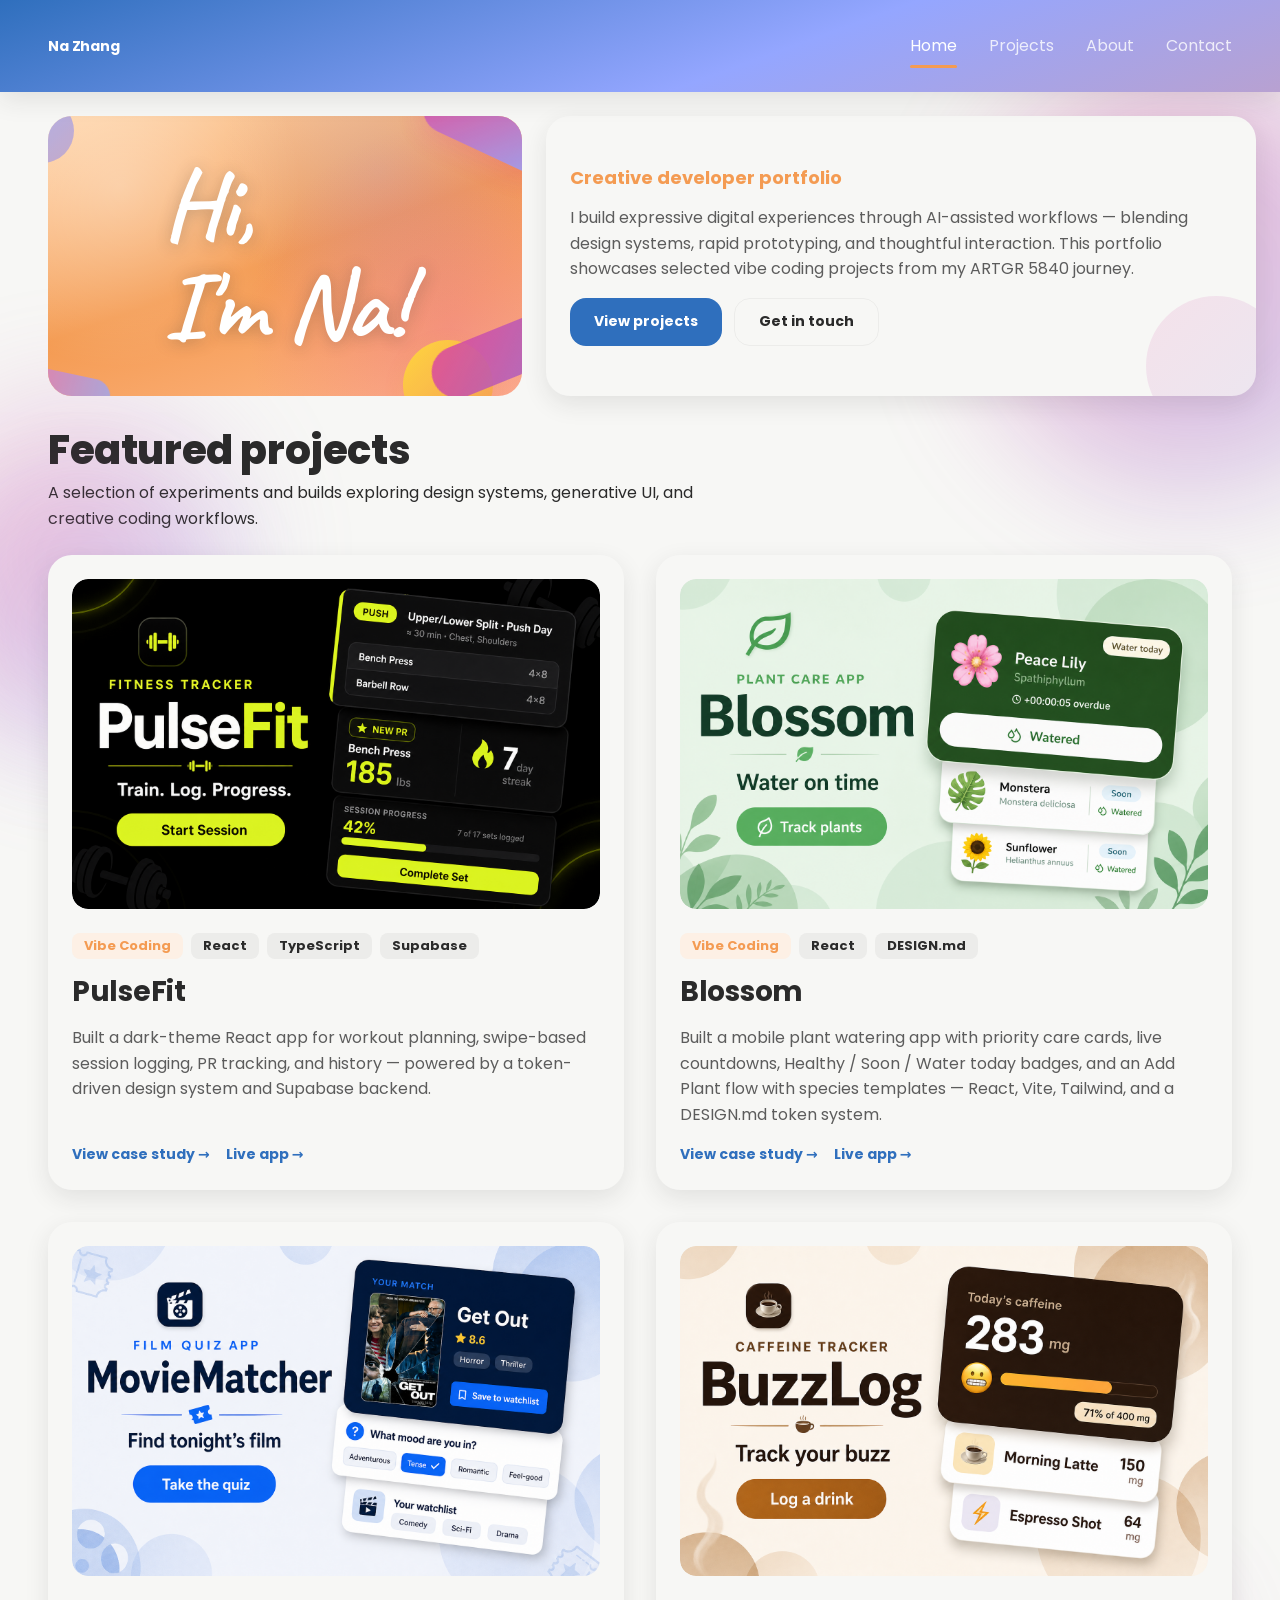
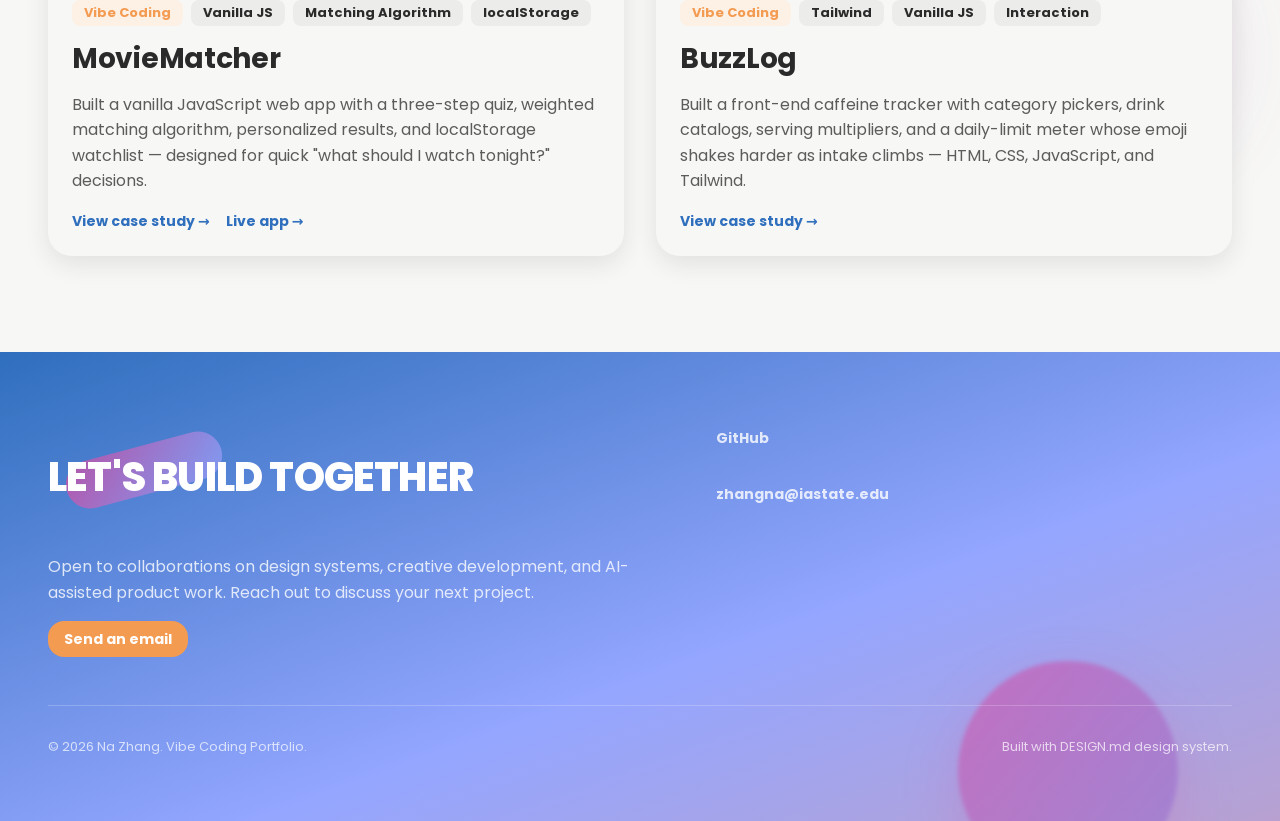
<file: index.html>
<!DOCTYPE html>
<html lang="en">
<head>
  <meta charset="UTF-8">
  <meta name="viewport" content="width=device-width, initial-scale=1.0">
  <meta name="description" content="Portfolio showcasing vibe coding projects — creative development with AI-assisted workflows.">
  <title>Vibe Coding Portfolio</title>
  <link rel="preconnect" href="https://fonts.googleapis.com">
  <link rel="preconnect" href="https://fonts.gstatic.com" crossorigin>
  <link href="https://fonts.googleapis.com/css2?family=Caveat:wght@700&display=swap" rel="stylesheet">
  <link rel="stylesheet" href="tokens.css">
  <link rel="stylesheet" href="styles.css">
</head>
<body>
  <div class="page-blobs" aria-hidden="true">
    <span class="page-blob page-blob--1"></span>
    <span class="page-blob page-blob--2"></span>
  </div>

  <header class="nav" role="banner">
    <div class="container nav__inner">
      <a href="#" class="nav__brand" aria-label="Home">Na Zhang</a>

      <button
        class="nav__toggle"
        type="button"
        aria-label="Open menu"
        aria-expanded="false"
        aria-controls="nav-menu"
        id="nav-toggle"
      >
        <span class="nav__toggle-icon" aria-hidden="true"></span>
      </button>

      <nav aria-label="Main navigation">
        <ul class="nav__menu" id="nav-menu">
          <li><a href="#" class="nav__link nav__link--active" aria-current="page">Home</a></li>
          <li><a href="#projects" class="nav__link">Projects</a></li>
          <li><a href="#about" class="nav__link">About</a></li>
          <li><a href="#contact" class="nav__link">Contact</a></li>
        </ul>
      </nav>
    </div>
    <div class="nav__overlay" id="nav-overlay" hidden></div>
  </header>

  <main id="main" class="main">
    <section class="hero" aria-labelledby="hero-heading">
      <div class="container">
        <div class="hero__split">
          <div class="hero__field">
            <div class="hero__shapes" aria-hidden="true">
              <span class="hero__shape hero__shape--1"></span>
              <span class="hero__shape hero__shape--2"></span>
              <span class="hero__shape hero__shape--3"></span>
              <span class="hero__shape hero__shape--4"></span>
              <span class="hero__shape hero__shape--5"></span>
            </div>
            <h1 class="hero__display" id="hero-heading">Hi,<br>I'm Na!</h1>
          </div>

          <div class="hero__panel">
            <p class="hero__subhead type-subhead">Creative developer portfolio</p>
            <p class="hero__body type-body">
              I build expressive digital experiences through AI-assisted workflows — blending design systems,
              rapid prototyping, and thoughtful interaction. This portfolio showcases selected vibe coding projects
              from my ARTGR 5840 journey.
            </p>
            <div class="hero__actions">
              <a href="#projects" class="btn btn--primary btn--lg">View projects</a>
              <a href="#contact" class="btn btn--secondary btn--lg">Get in touch</a>
            </div>
          </div>
        </div>
      </div>
    </section>

    <section class="projects" id="projects" aria-labelledby="projects-heading">
      <div class="projects__blobs" aria-hidden="true">
        <span class="projects__blob projects__blob--1"></span>
        <span class="projects__blob projects__blob--2"></span>
      </div>
      <div class="container">
        <header class="projects__header">
          <h2 class="type-h1" id="projects-heading">Featured projects</h2>
          <p class="type-body">
            A selection of experiments and builds exploring design systems, generative UI, and creative coding workflows.
          </p>
        </header>

        <div class="projects__grid">
          <article class="project-card project-card--linked">
            <a href="PulseFit/index.html" class="project-card__cover-link" aria-labelledby="project-card-pulsefit"></a>
            <div class="project-card__media">
              <img
                class="project-card__image"
                src="PulseFit/assets/cover_pulsefit.png"
                alt="PulseFit fitness planner home screen showing today's workout and weekly training overview"
                width="640"
                height="400"
                loading="lazy"
              />
            </div>
            <div class="project-card__body">
              <div class="project-card__meta">
                <span class="badge badge--accent">Vibe Coding</span>
                <span class="badge">React</span>
                <span class="badge">TypeScript</span>
                <span class="badge">Supabase</span>
              </div>
              <h3 class="project-card__title type-h2" id="project-card-pulsefit">PulseFit</h3>
              <p class="project-card__desc type-body">
                Built a dark-theme React app for workout planning, swipe-based session logging, PR tracking, and history — powered by a token-driven design system and Supabase backend.
              </p>
              <div class="project-card__links">
                <a href="PulseFit/index.html" class="project-card__link">View case study →</a>
                <a href="https://pulsefit-planner.netlify.app/" class="project-card__link" target="_blank" rel="noopener noreferrer">Live app →</a>
              </div>
            </div>
          </article>

          <article class="project-card project-card--linked">
            <a href="Blossom/index.html" class="project-card__cover-link" aria-labelledby="project-card-blossom"></a>
            <div class="project-card__media">
              <img
                class="project-card__image"
                src="Blossom/assets/cover_blossom.png"
                alt="Blossom home screen with Needs watering today priority card and My plants grid"
                width="640"
                height="400"
                loading="lazy"
              />
            </div>
            <div class="project-card__body">
              <div class="project-card__meta">
                <span class="badge badge--accent">Vibe Coding</span>
                <span class="badge">React</span>
                <span class="badge">DESIGN.md</span>
              </div>
              <h3 class="project-card__title type-h2" id="project-card-blossom">Blossom</h3>
              <p class="project-card__desc type-body">
                Built a mobile plant watering app with priority care cards, live countdowns, Healthy / Soon / Water today badges, and an Add Plant flow with species templates — React, Vite, Tailwind, and a DESIGN.md token system.
              </p>
              <div class="project-card__links">
                <a href="Blossom/index.html" class="project-card__link">View case study →</a>
                <a href="https://initialize-plant-watering-dashboard.vercel.app/" class="project-card__link" target="_blank" rel="noopener noreferrer">Live app →</a>
              </div>
            </div>
          </article>

          <article class="project-card project-card--linked">
            <a href="MovieMatcher/index.html" class="project-card__cover-link" aria-labelledby="project-card-moviematcher"></a>
            <div class="project-card__media">
              <img
                class="project-card__image"
                src="MovieMatcher/assets/cover_moviematcher.png"
                alt="MovieMatcher home screen with hero, genre tags, and featured movie grid"
                width="640"
                height="400"
                loading="lazy"
              />
            </div>
            <div class="project-card__body">
              <div class="project-card__meta">
                <span class="badge badge--accent">Vibe Coding</span>
                <span class="badge">Vanilla JS</span>
                <span class="badge">Matching Algorithm</span>
                <span class="badge">localStorage</span>
              </div>
              <h3 class="project-card__title type-h2" id="project-card-moviematcher">MovieMatcher</h3>
              <p class="project-card__desc type-body">
                Built a vanilla JavaScript web app with a three-step quiz, weighted matching algorithm, personalized results, and localStorage watchlist — designed for quick "what should I watch tonight?" decisions.
              </p>
              <div class="project-card__links">
                <a href="MovieMatcher/index.html" class="project-card__link">View case study →</a>
                <a href="https://moviefilmmatcher.netlify.app/" class="project-card__link" target="_blank" rel="noopener noreferrer">Live app →</a>
              </div>
            </div>
          </article>

          <article class="project-card project-card--linked">
            <a href="BuzzLog/index.html" class="project-card__cover-link" aria-labelledby="project-card-buzzlog"></a>
            <div class="project-card__media">
              <img
                class="project-card__image"
                src="BuzzLog/assets/cover_buzzlog.png"
                alt="BuzzLog hero with How wired are you branding and dual phone mockups of jittery vs maxed-out caffeine states"
                width="640"
                height="400"
                loading="lazy"
              />
            </div>
            <div class="project-card__body">
              <div class="project-card__meta">
                <span class="badge badge--accent">Vibe Coding</span>
                <span class="badge">Tailwind</span>
                <span class="badge">Vanilla JS</span>
                <span class="badge">Interaction</span>
              </div>
              <h3 class="project-card__title type-h2" id="project-card-buzzlog">BuzzLog</h3>
              <p class="project-card__desc type-body">
                Built a front-end caffeine tracker with category pickers, drink catalogs, serving multipliers, and a daily-limit meter whose emoji shakes harder as intake climbs — HTML, CSS, JavaScript, and Tailwind.
              </p>
              <div class="project-card__links">
                <a href="BuzzLog/index.html" class="project-card__link">View case study →</a>
              </div>
            </div>
          </article>
        </div>
      </div>
    </section>
  </main>

  <footer class="footer" id="contact" role="contentinfo">
    <div class="footer__blobs" aria-hidden="true">
      <span class="footer__blob footer__blob--1"></span>
      <span class="footer__blob footer__blob--2"></span>
    </div>
    <div class="container footer__inner">
      <div class="footer__brand" id="about">
        <p class="type-display">Let's build together</p>
        <p class="type-body">
          Open to collaborations on design systems, creative development, and AI-assisted product work.
          Reach out to discuss your next project.
        </p>
        <a href="mailto:zhangna@iastate.edu" class="btn btn--primary">Send an email</a>
      </div>

      <div class="footer__links">
        <a href="https://github.com/zhangna0826" class="footer__link" target="_blank" rel="noopener noreferrer">GitHub</a>
        <a href="mailto:zhangna@iastate.edu" class="footer__link">zhangna@iastate.edu</a>
      </div>

      <div class="footer__bottom">
        <p class="type-caption">© 2026 Na Zhang. Vibe Coding Portfolio.</p>
        <p class="type-caption">Built with DESIGN.md design system.</p>
      </div>
    </div>
  </footer>

  <script>
    const toggle = document.getElementById("nav-toggle");
    const menu = document.getElementById("nav-menu");
    const overlay = document.getElementById("nav-overlay");

    function closeMenu() {
      menu.classList.remove("is-open");
      overlay.classList.remove("is-open");
      overlay.hidden = true;
      toggle.setAttribute("aria-expanded", "false");
      toggle.setAttribute("aria-label", "Open menu");
    }

    function openMenu() {
      menu.classList.add("is-open");
      overlay.classList.add("is-open");
      overlay.hidden = false;
      toggle.setAttribute("aria-expanded", "true");
      toggle.setAttribute("aria-label", "Close menu");
    }

    toggle.addEventListener("click", () => {
      const isOpen = menu.classList.contains("is-open");
      isOpen ? closeMenu() : openMenu();
    });

    overlay.addEventListener("click", closeMenu);

    menu.querySelectorAll(".nav__link").forEach((link) => {
      link.addEventListener("click", closeMenu);
    });

    document.addEventListener("keydown", (event) => {
      if (event.key === "Escape") closeMenu();
    });
  </script>
</body>
</html>
</file>
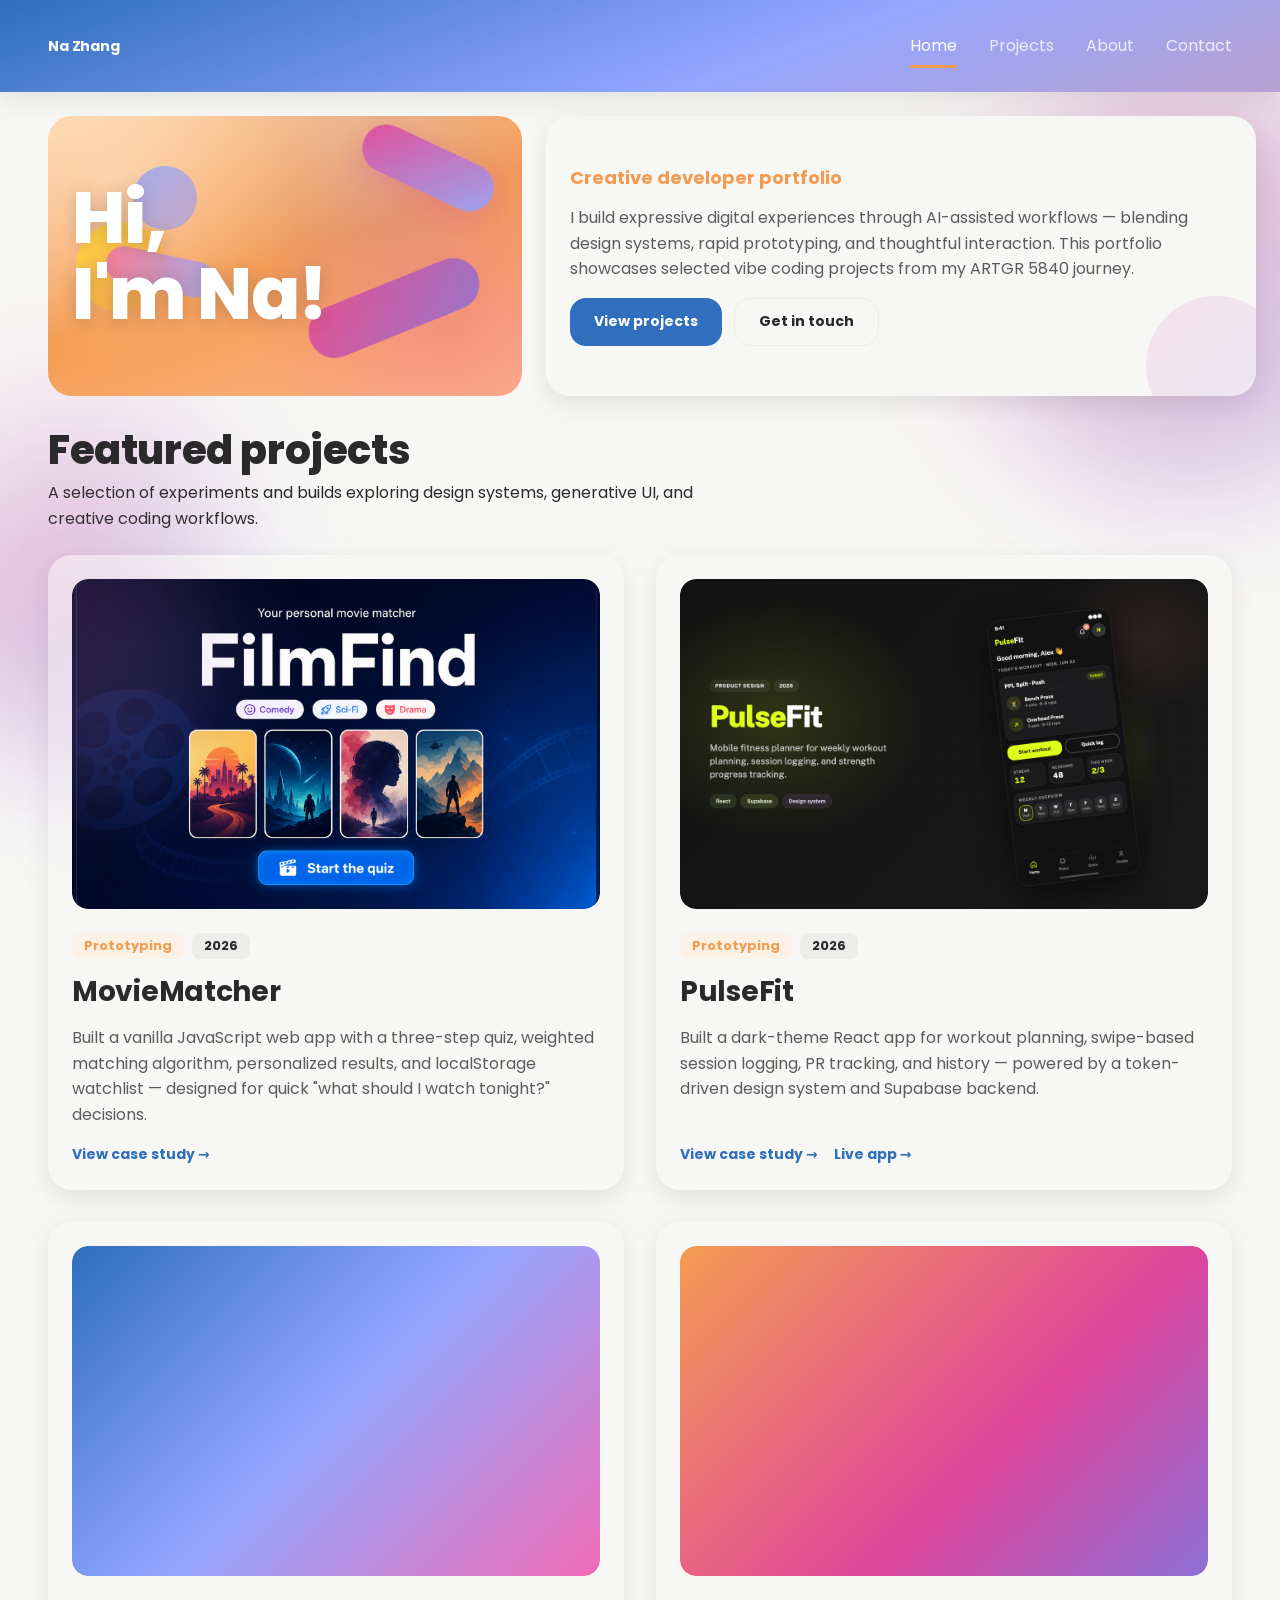
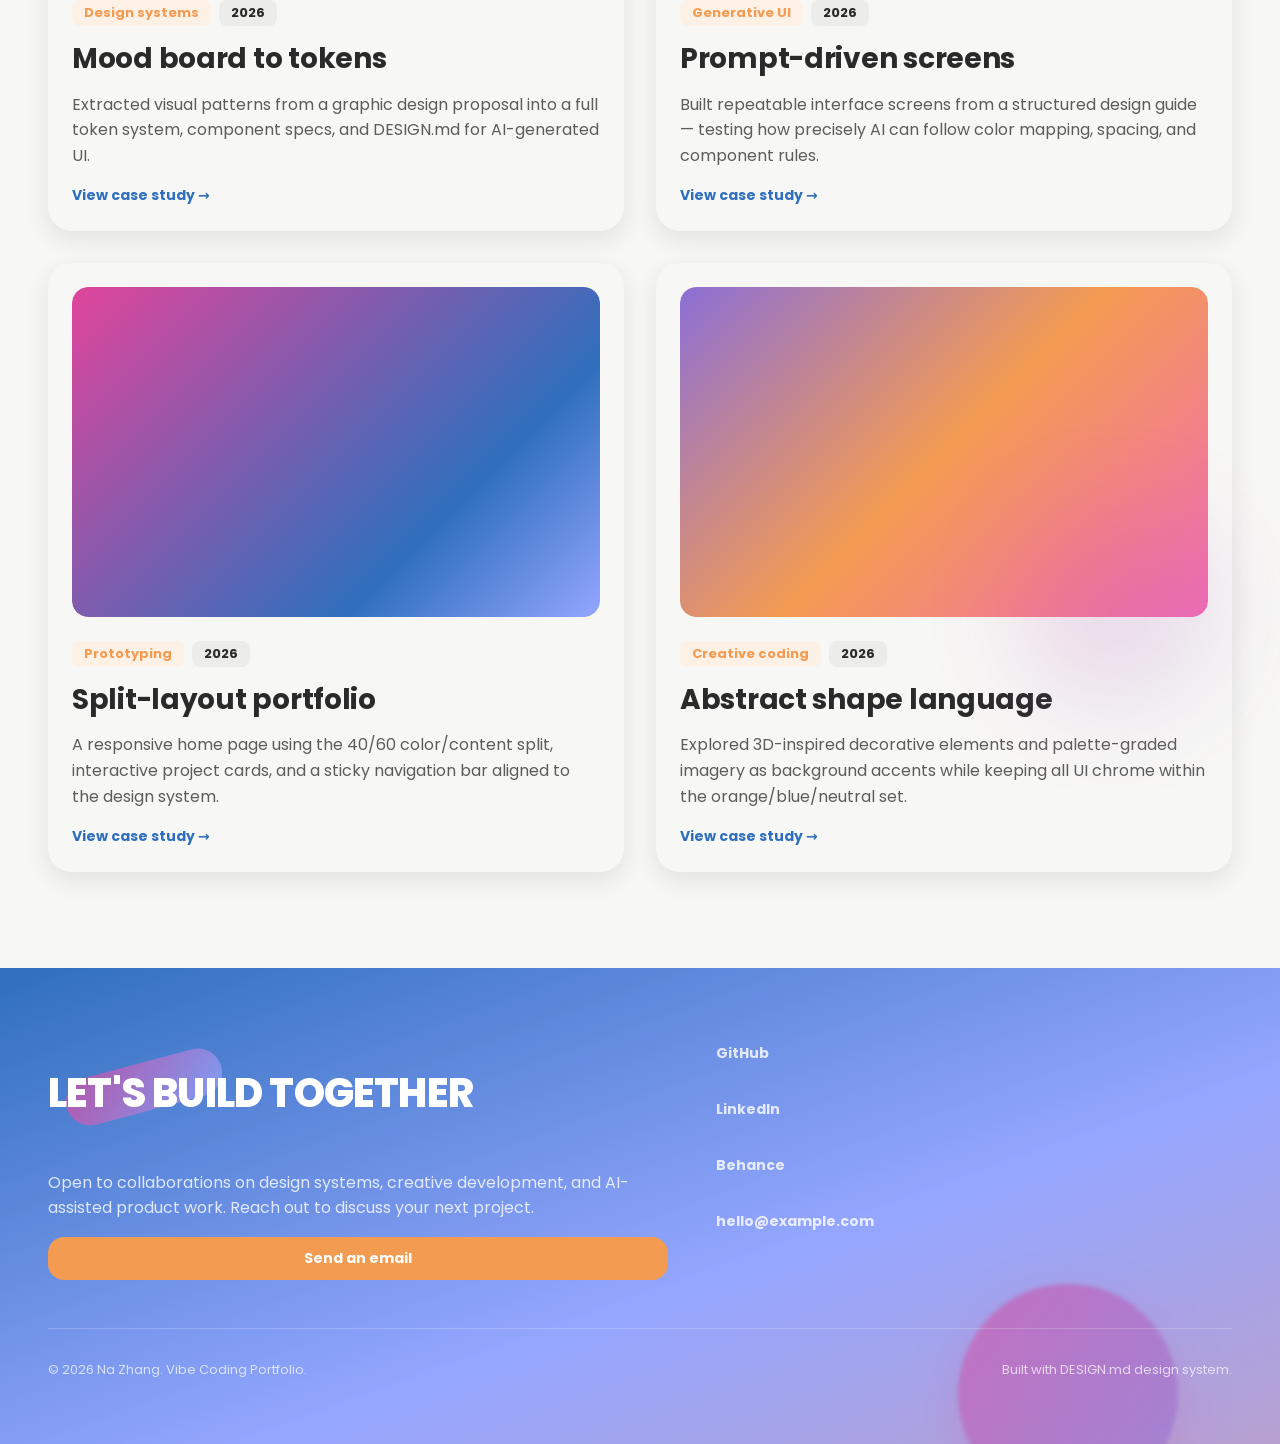
<file: Project 7/index.html>
<!DOCTYPE html>
<html lang="en">
<head>
  <meta charset="UTF-8">
  <meta name="viewport" content="width=device-width, initial-scale=1.0">
  <meta name="description" content="Portfolio showcasing vibe coding projects — creative development with AI-assisted workflows.">
  <title>Vibe Coding Portfolio</title>
  <link rel="stylesheet" href="tokens.css">
  <link rel="stylesheet" href="styles.css">
</head>
<body>
  <div class="page-blobs" aria-hidden="true">
    <span class="page-blob page-blob--1"></span>
    <span class="page-blob page-blob--2"></span>
  </div>

  <header class="nav" role="banner">
    <div class="container nav__inner">
      <a href="#" class="nav__brand" aria-label="Home">Na Zhang</a>

      <button
        class="nav__toggle"
        type="button"
        aria-label="Open menu"
        aria-expanded="false"
        aria-controls="nav-menu"
        id="nav-toggle"
      >
        <span class="nav__toggle-icon" aria-hidden="true"></span>
      </button>

      <nav aria-label="Main navigation">
        <ul class="nav__menu" id="nav-menu">
          <li><a href="#" class="nav__link nav__link--active" aria-current="page">Home</a></li>
          <li><a href="#projects" class="nav__link">Projects</a></li>
          <li><a href="#about" class="nav__link">About</a></li>
          <li><a href="#contact" class="nav__link">Contact</a></li>
        </ul>
      </nav>
    </div>
    <div class="nav__overlay" id="nav-overlay" hidden></div>
  </header>

  <main id="main" class="main">
    <section class="hero" aria-labelledby="hero-heading">
      <div class="container">
        <div class="hero__split">
          <div class="hero__field">
            <div class="hero__shapes" aria-hidden="true">
              <span class="hero__shape hero__shape--1"></span>
              <span class="hero__shape hero__shape--2"></span>
              <span class="hero__shape hero__shape--3"></span>
              <span class="hero__shape hero__shape--4"></span>
              <span class="hero__shape hero__shape--5"></span>
            </div>
            <h1 class="hero__display" id="hero-heading">Hi,<br>I'm Na!</h1>
          </div>

          <div class="hero__panel">
            <p class="hero__subhead type-subhead">Creative developer portfolio</p>
            <p class="hero__body type-body">
              I build expressive digital experiences through AI-assisted workflows — blending design systems,
              rapid prototyping, and thoughtful interaction. This portfolio showcases selected vibe coding projects
              from my ARTGR 5840 journey.
            </p>
            <div class="hero__actions">
              <a href="#projects" class="btn btn--primary btn--lg">View projects</a>
              <a href="#contact" class="btn btn--secondary btn--lg">Get in touch</a>
            </div>
          </div>
        </div>
      </div>
    </section>

    <section class="projects" id="projects" aria-labelledby="projects-heading">
      <div class="projects__blobs" aria-hidden="true">
        <span class="projects__blob projects__blob--1"></span>
        <span class="projects__blob projects__blob--2"></span>
      </div>
      <div class="container">
        <header class="projects__header">
          <h2 class="type-h1" id="projects-heading">Featured projects</h2>
          <p class="type-body">
            A selection of experiments and builds exploring design systems, generative UI, and creative coding workflows.
          </p>
        </header>

        <div class="projects__grid">
          <article class="project-card">
            <div class="project-card__media">
              <img
                class="project-card__image"
                src="MovieMatcher/assets/cover_moviematcher.png"
                alt="MovieMatcher home screen with hero, genre tags, and featured movie grid"
                width="640"
                height="400"
                loading="lazy"
              />
            </div>
            <div class="project-card__body">
              <div class="project-card__meta">
                <span class="badge badge--accent">Prototyping</span>
                <span class="badge">2026</span>
              </div>
              <h3 class="project-card__title type-h2">MovieMatcher</h3>
              <p class="project-card__desc type-body">
                Built a vanilla JavaScript web app with a three-step quiz, weighted matching algorithm, personalized results, and localStorage watchlist — designed for quick "what should I watch tonight?" decisions.
              </p>
              <div class="project-card__links">
                <a href="MovieMatcher/index.html" class="project-card__link">View case study →</a>
              </div>
            </div>
          </article>

          <article class="project-card">
            <div class="project-card__media">
              <img
                class="project-card__image"
                src="PulseFit/assets/cover_pulsefit.png"
                alt="PulseFit fitness planner home screen showing today's workout and weekly training overview"
                width="640"
                height="400"
                loading="lazy"
              />
            </div>
            <div class="project-card__body">
              <div class="project-card__meta">
                <span class="badge badge--accent">Prototyping</span>
                <span class="badge">2026</span>
              </div>
              <h3 class="project-card__title type-h2">PulseFit</h3>
              <p class="project-card__desc type-body">
                Built a dark-theme React app for workout planning, swipe-based session logging, PR tracking, and history — powered by a token-driven design system and Supabase backend.
              </p>
              <div class="project-card__links">
                <a href="PulseFit/index.html" class="project-card__link">View case study →</a>
                <a href="https://pulsefit-planner.netlify.app/" class="project-card__link" target="_blank" rel="noopener noreferrer">Live app →</a>
              </div>
            </div>
          </article>

          <article class="project-card">
            <div class="project-card__media">
              <div class="project-card__image project-card__image--gradient-1" role="img" aria-label="Design system mood board project preview"></div>
            </div>
            <div class="project-card__body">
              <div class="project-card__meta">
                <span class="badge badge--accent">Design systems</span>
                <span class="badge">2026</span>
              </div>
              <h3 class="project-card__title type-h2">Mood board to tokens</h3>
              <p class="project-card__desc type-body">
                Extracted visual patterns from a graphic design proposal into a full token system, component specs, and DESIGN.md for AI-generated UI.
              </p>
              <a href="#" class="project-card__link">View case study →</a>
            </div>
          </article>

          <article class="project-card">
            <div class="project-card__media">
              <div class="project-card__image project-card__image--gradient-2" role="img" aria-label="Generative interface project preview"></div>
            </div>
            <div class="project-card__body">
              <div class="project-card__meta">
                <span class="badge badge--accent">Generative UI</span>
                <span class="badge">2026</span>
              </div>
              <h3 class="project-card__title type-h2">Prompt-driven screens</h3>
              <p class="project-card__desc type-body">
                Built repeatable interface screens from a structured design guide — testing how precisely AI can follow color mapping, spacing, and component rules.
              </p>
              <a href="#" class="project-card__link">View case study →</a>
            </div>
          </article>

          <article class="project-card">
            <div class="project-card__media">
              <div class="project-card__image project-card__image--gradient-3" role="img" aria-label="Interactive prototype project preview"></div>
            </div>
            <div class="project-card__body">
              <div class="project-card__meta">
                <span class="badge badge--accent">Prototyping</span>
                <span class="badge">2026</span>
              </div>
              <h3 class="project-card__title type-h2">Split-layout portfolio</h3>
              <p class="project-card__desc type-body">
                A responsive home page using the 40/60 color/content split, interactive project cards, and a sticky navigation bar aligned to the design system.
              </p>
              <a href="#" class="project-card__link">View case study →</a>
            </div>
          </article>

          <article class="project-card">
            <div class="project-card__media">
              <div class="project-card__image project-card__image--gradient-4" role="img" aria-label="Creative coding experiment preview"></div>
            </div>
            <div class="project-card__body">
              <div class="project-card__meta">
                <span class="badge badge--accent">Creative coding</span>
                <span class="badge">2026</span>
              </div>
              <h3 class="project-card__title type-h2">Abstract shape language</h3>
              <p class="project-card__desc type-body">
                Explored 3D-inspired decorative elements and palette-graded imagery as background accents while keeping all UI chrome within the orange/blue/neutral set.
              </p>
              <a href="#" class="project-card__link">View case study →</a>
            </div>
          </article>
        </div>
      </div>
    </section>
  </main>

  <footer class="footer" id="contact" role="contentinfo">
    <div class="footer__blobs" aria-hidden="true">
      <span class="footer__blob footer__blob--1"></span>
      <span class="footer__blob footer__blob--2"></span>
    </div>
    <div class="container footer__inner">
      <div class="footer__brand" id="about">
        <p class="type-display">Let's build together</p>
        <p class="type-body">
          Open to collaborations on design systems, creative development, and AI-assisted product work.
          Reach out to discuss your next project.
        </p>
        <a href="mailto:hello@example.com" class="btn btn--primary">Send an email</a>
      </div>

      <div class="footer__links">
        <a href="#" class="footer__link">GitHub</a>
        <a href="#" class="footer__link">LinkedIn</a>
        <a href="#" class="footer__link">Behance</a>
        <a href="mailto:hello@example.com" class="footer__link">hello@example.com</a>
      </div>

      <div class="footer__bottom">
        <p class="type-caption">© 2026 Na Zhang. Vibe Coding Portfolio.</p>
        <p class="type-caption">Built with DESIGN.md design system.</p>
      </div>
    </div>
  </footer>

  <script>
    const toggle = document.getElementById("nav-toggle");
    const menu = document.getElementById("nav-menu");
    const overlay = document.getElementById("nav-overlay");

    function closeMenu() {
      menu.classList.remove("is-open");
      overlay.classList.remove("is-open");
      overlay.hidden = true;
      toggle.setAttribute("aria-expanded", "false");
      toggle.setAttribute("aria-label", "Open menu");
    }

    function openMenu() {
      menu.classList.add("is-open");
      overlay.classList.add("is-open");
      overlay.hidden = false;
      toggle.setAttribute("aria-expanded", "true");
      toggle.setAttribute("aria-label", "Close menu");
    }

    toggle.addEventListener("click", () => {
      const isOpen = menu.classList.contains("is-open");
      isOpen ? closeMenu() : openMenu();
    });

    overlay.addEventListener("click", closeMenu);

    menu.querySelectorAll(".nav__link").forEach((link) => {
      link.addEventListener("click", closeMenu);
    });

    document.addEventListener("keydown", (event) => {
      if (event.key === "Escape") closeMenu();
    });
  </script>
</body>
</html>
</file>
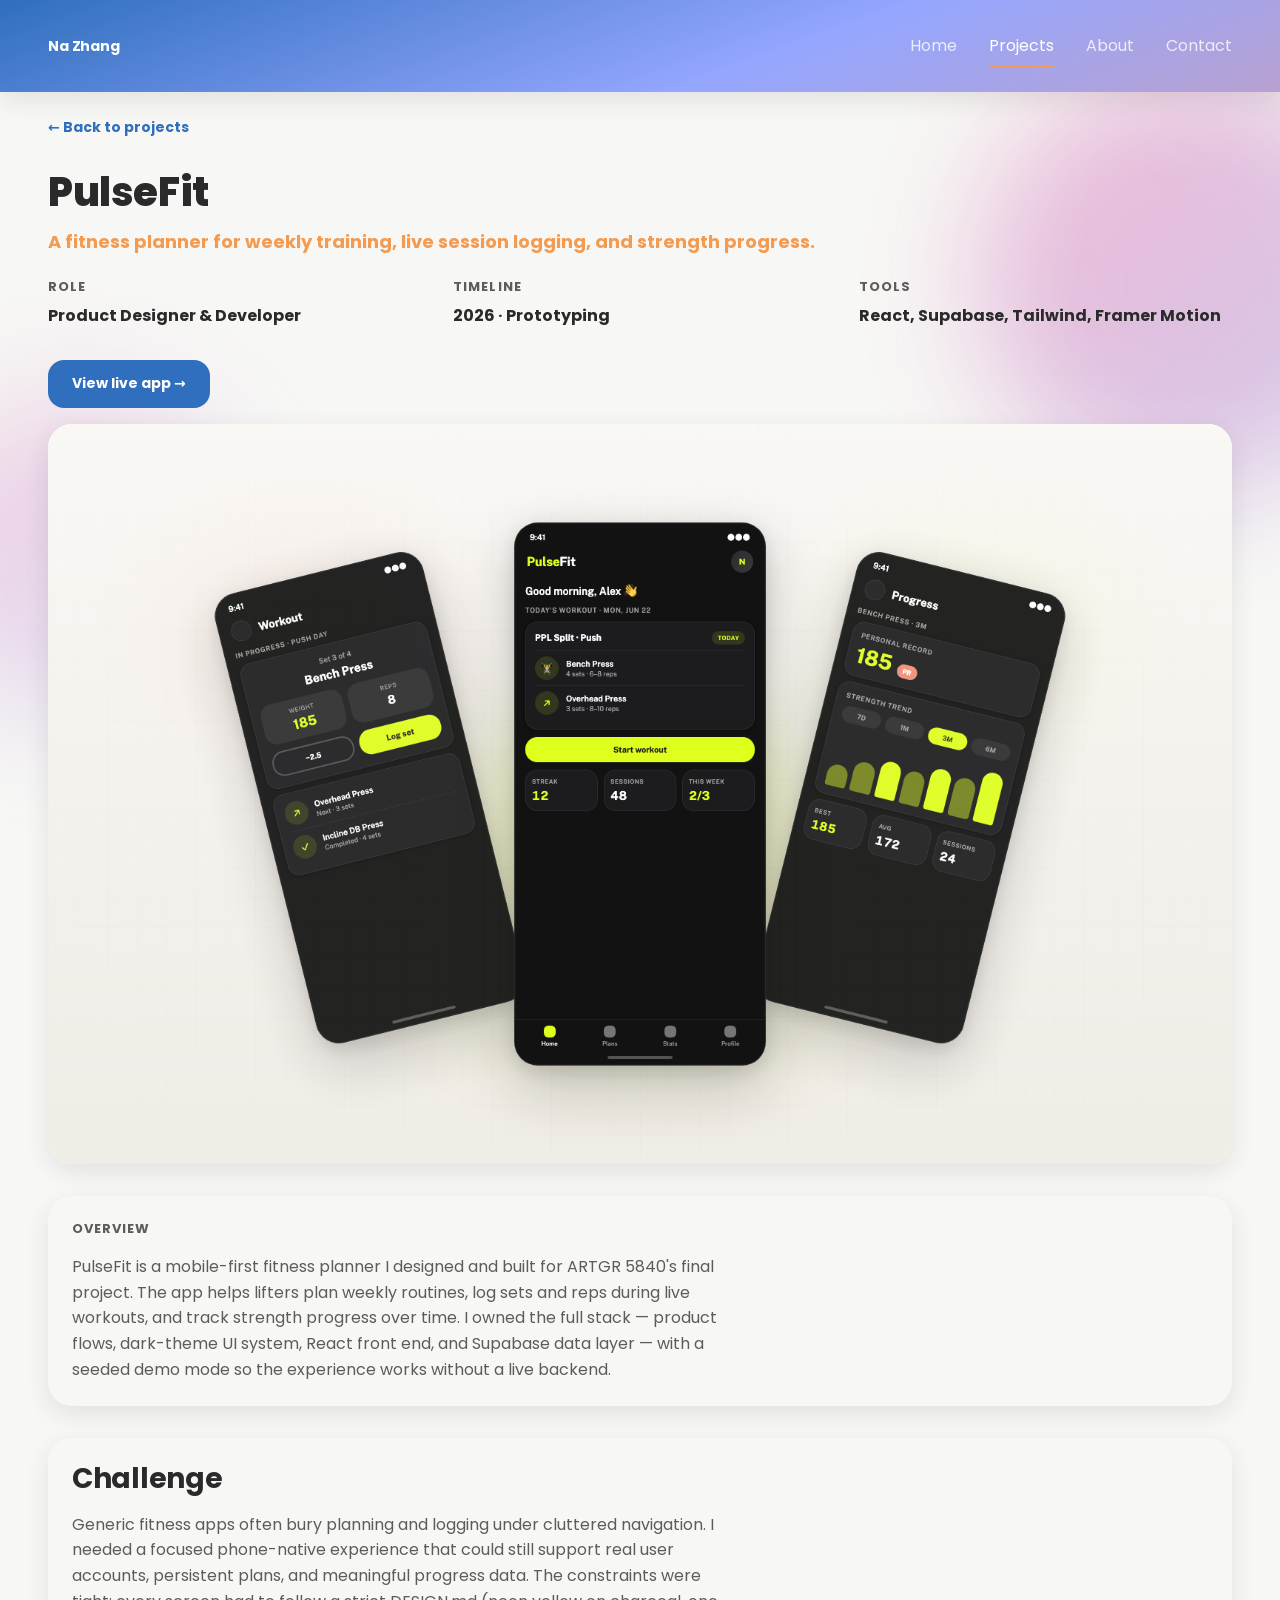
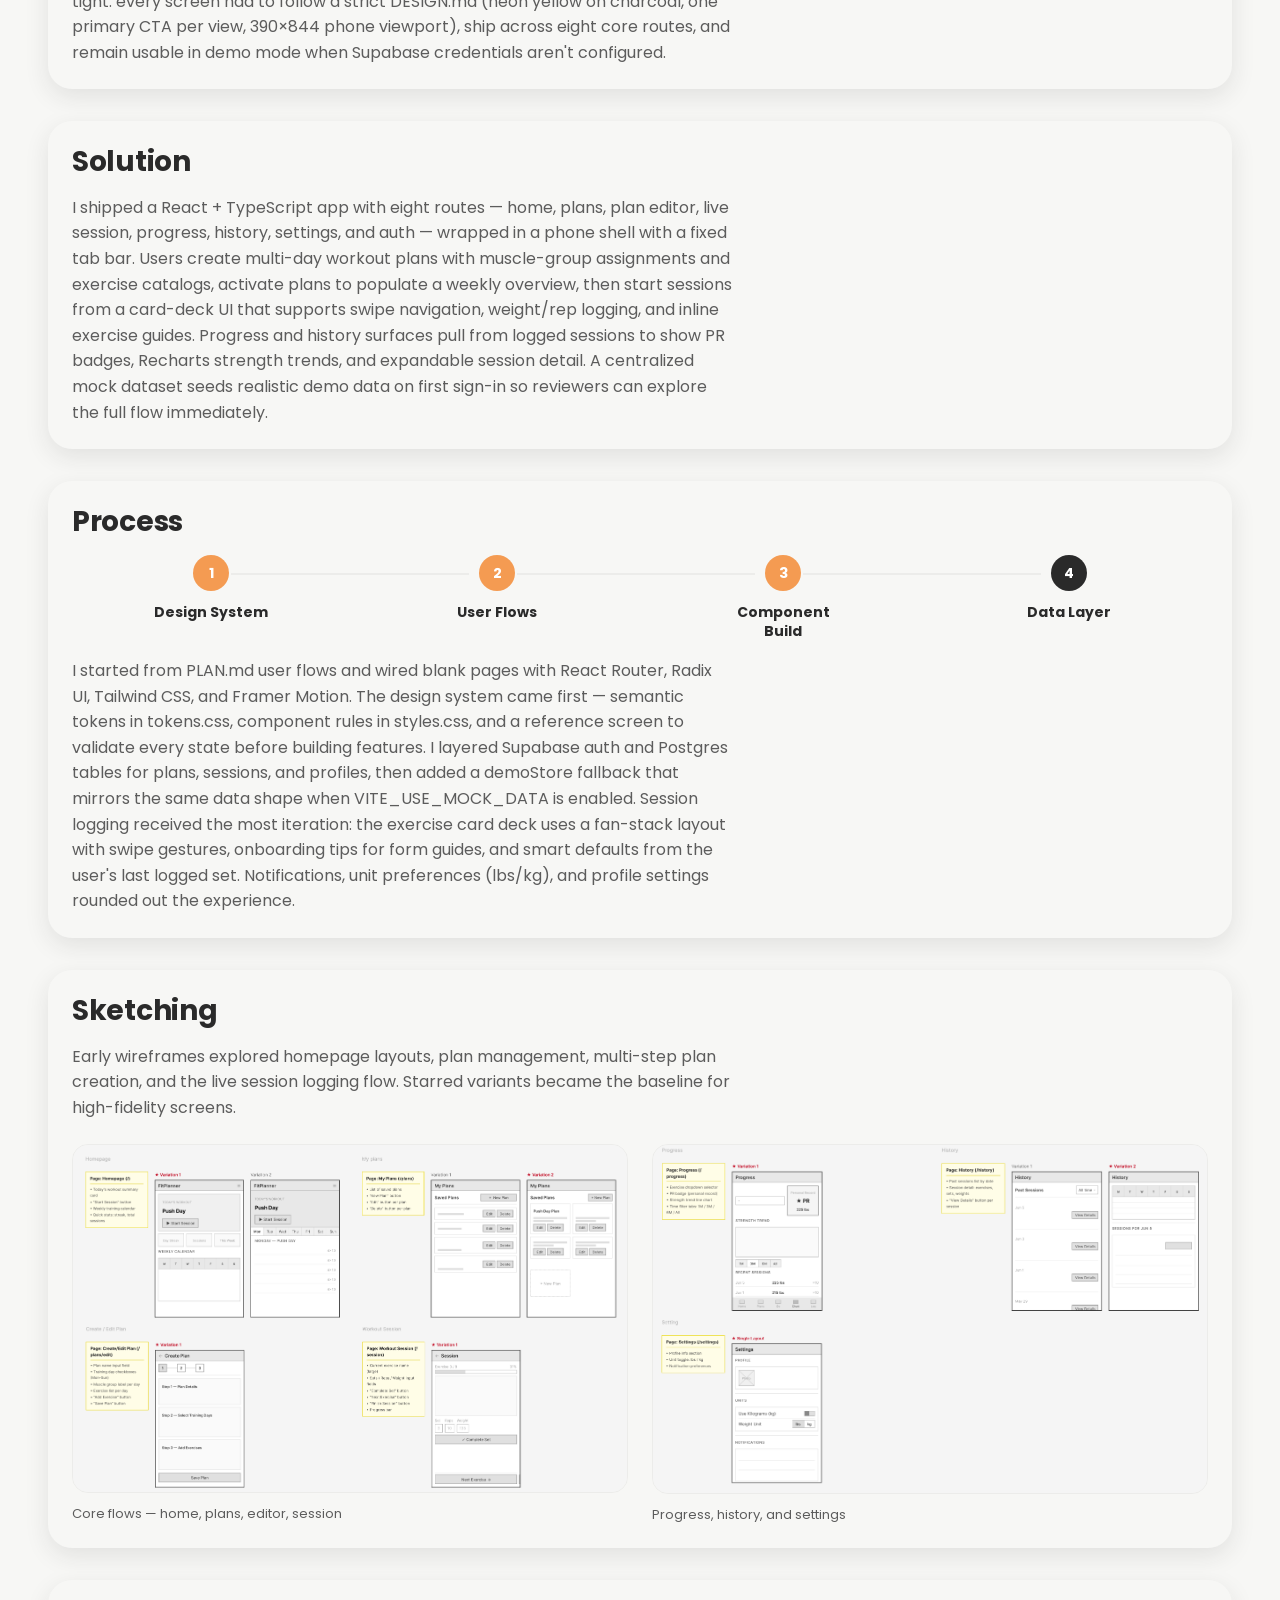
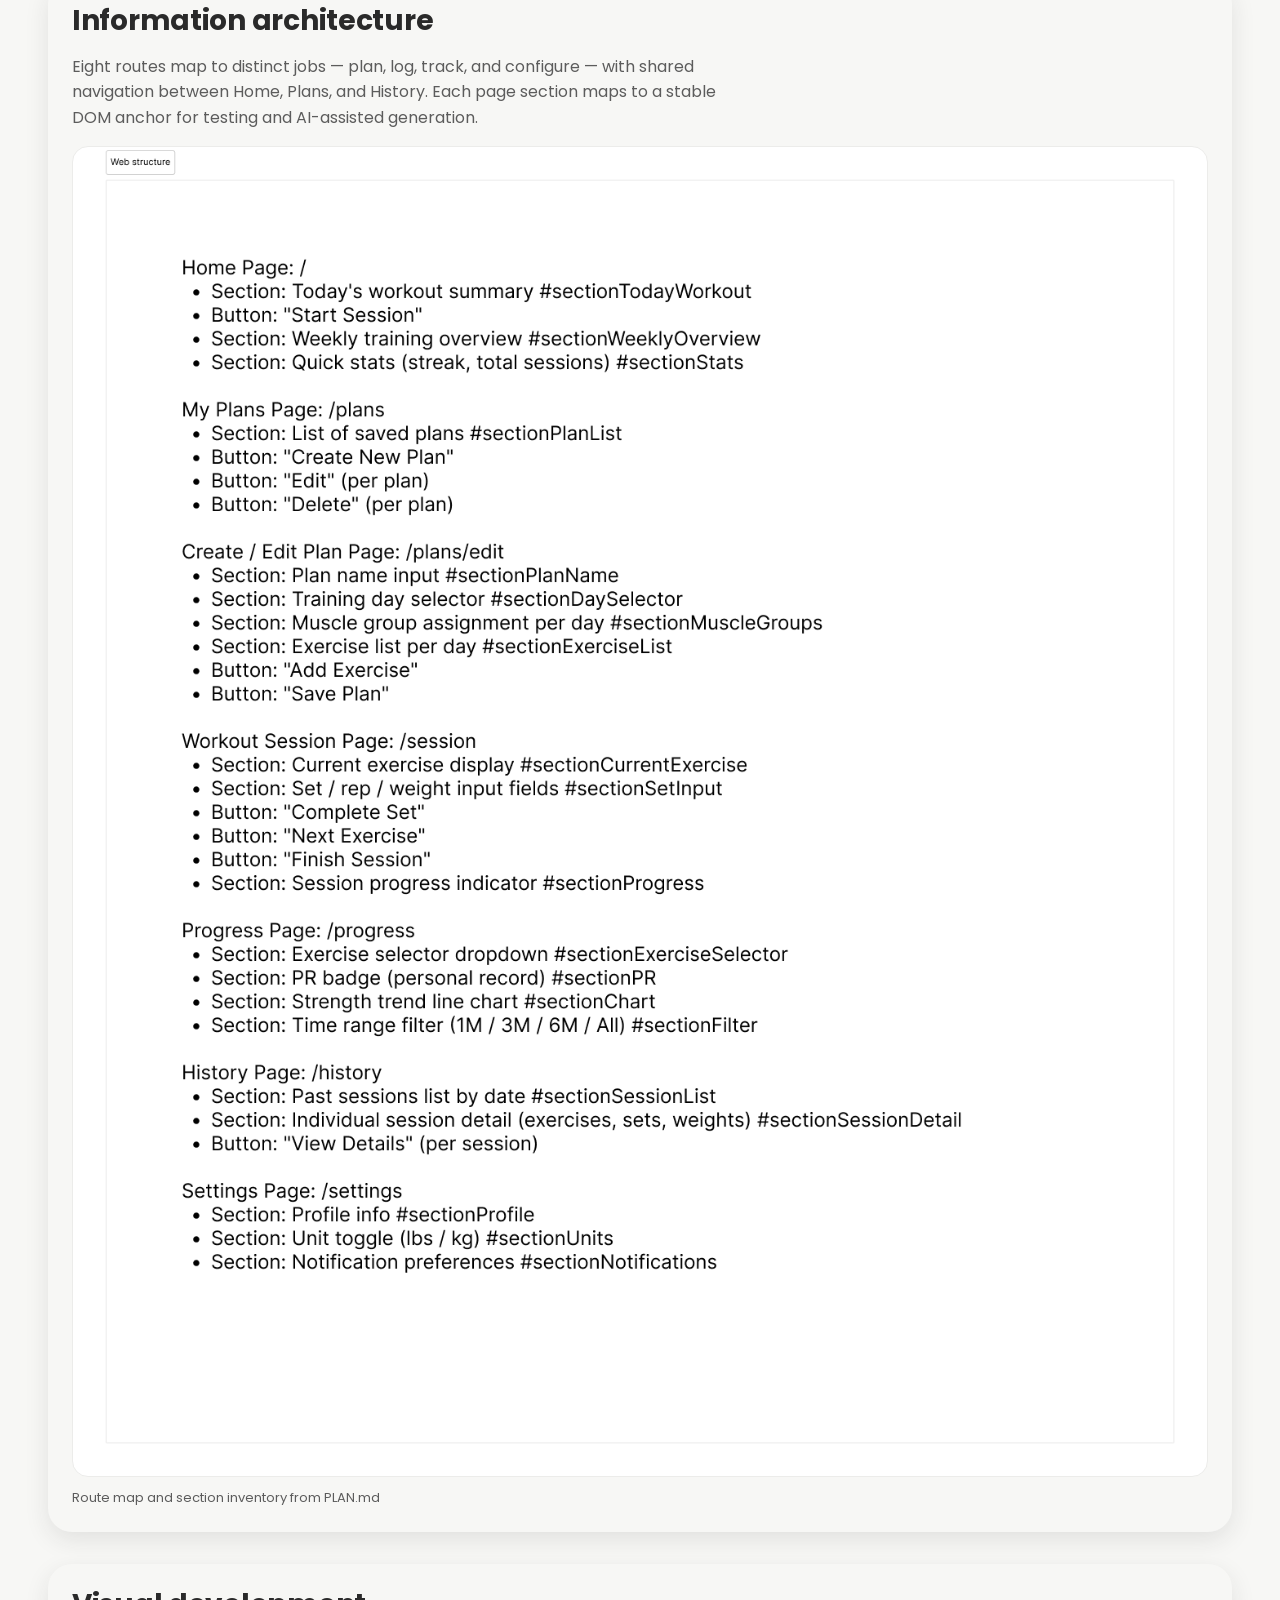
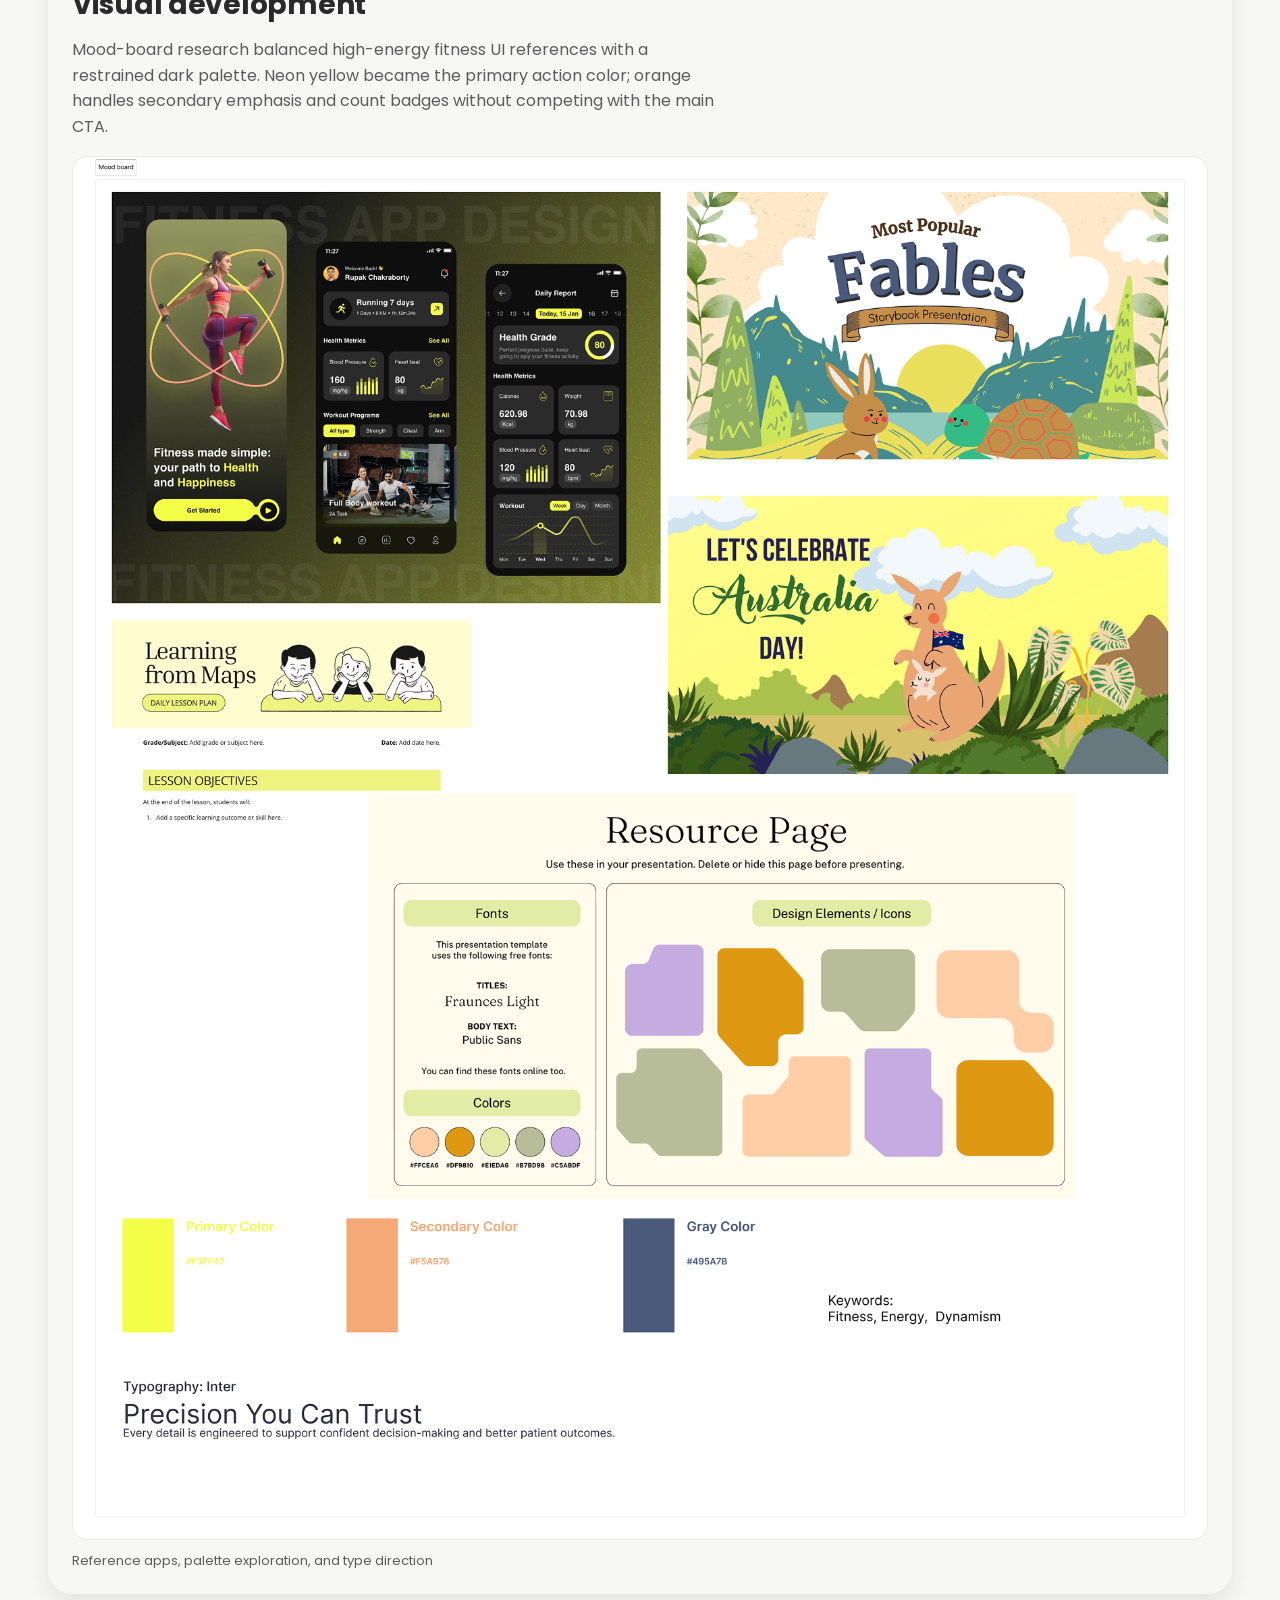
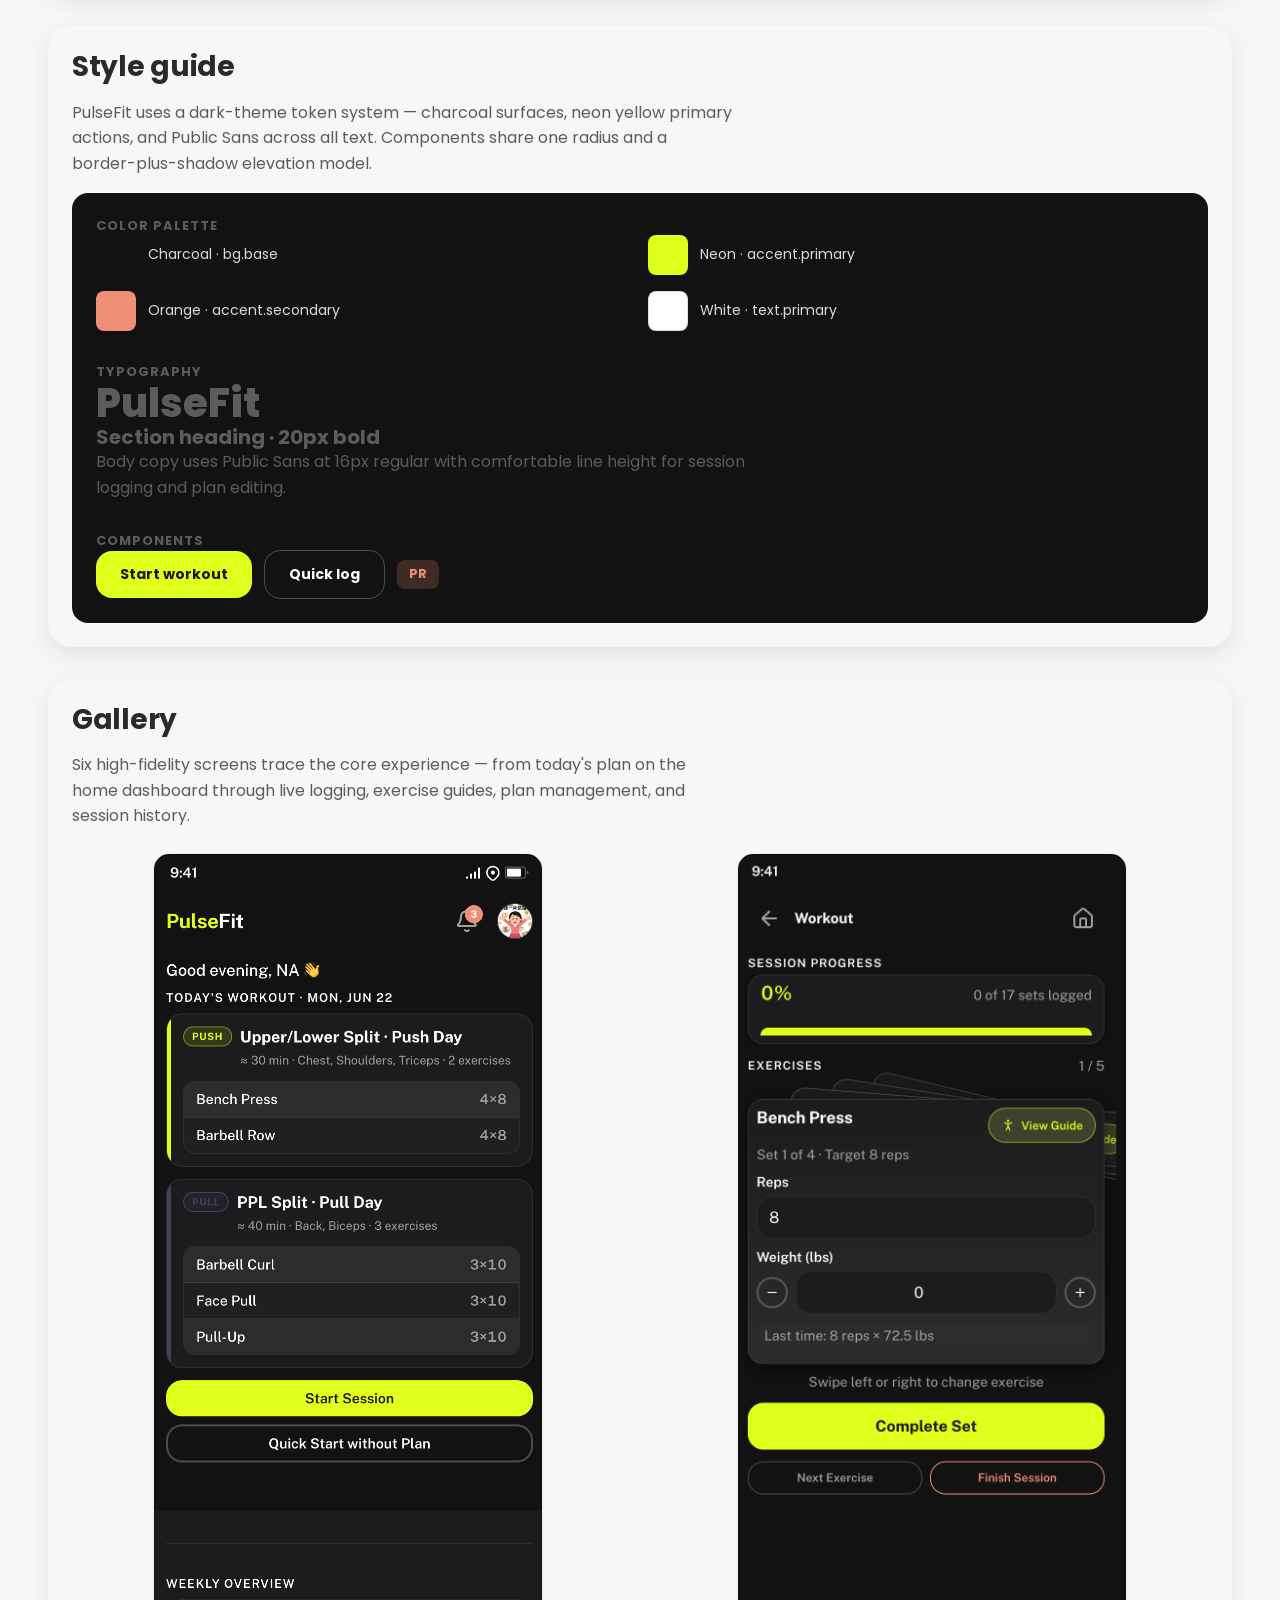
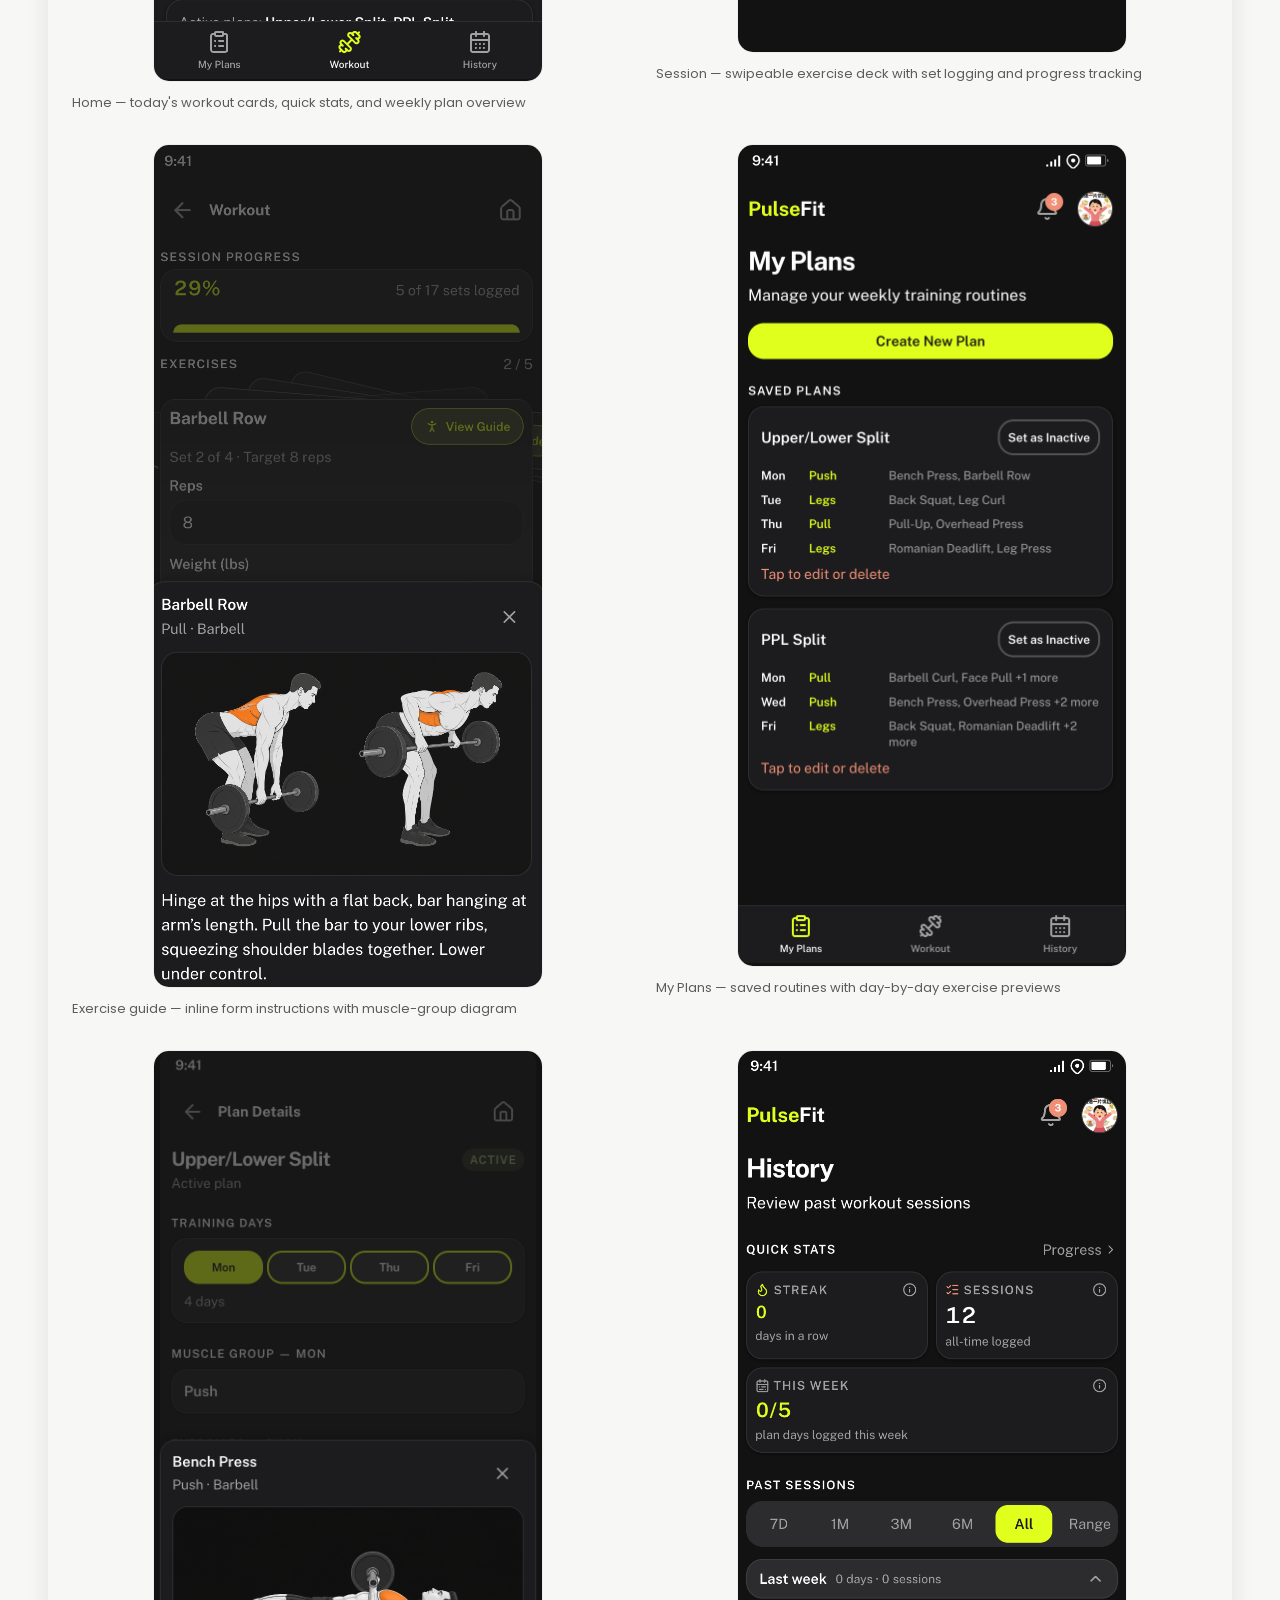
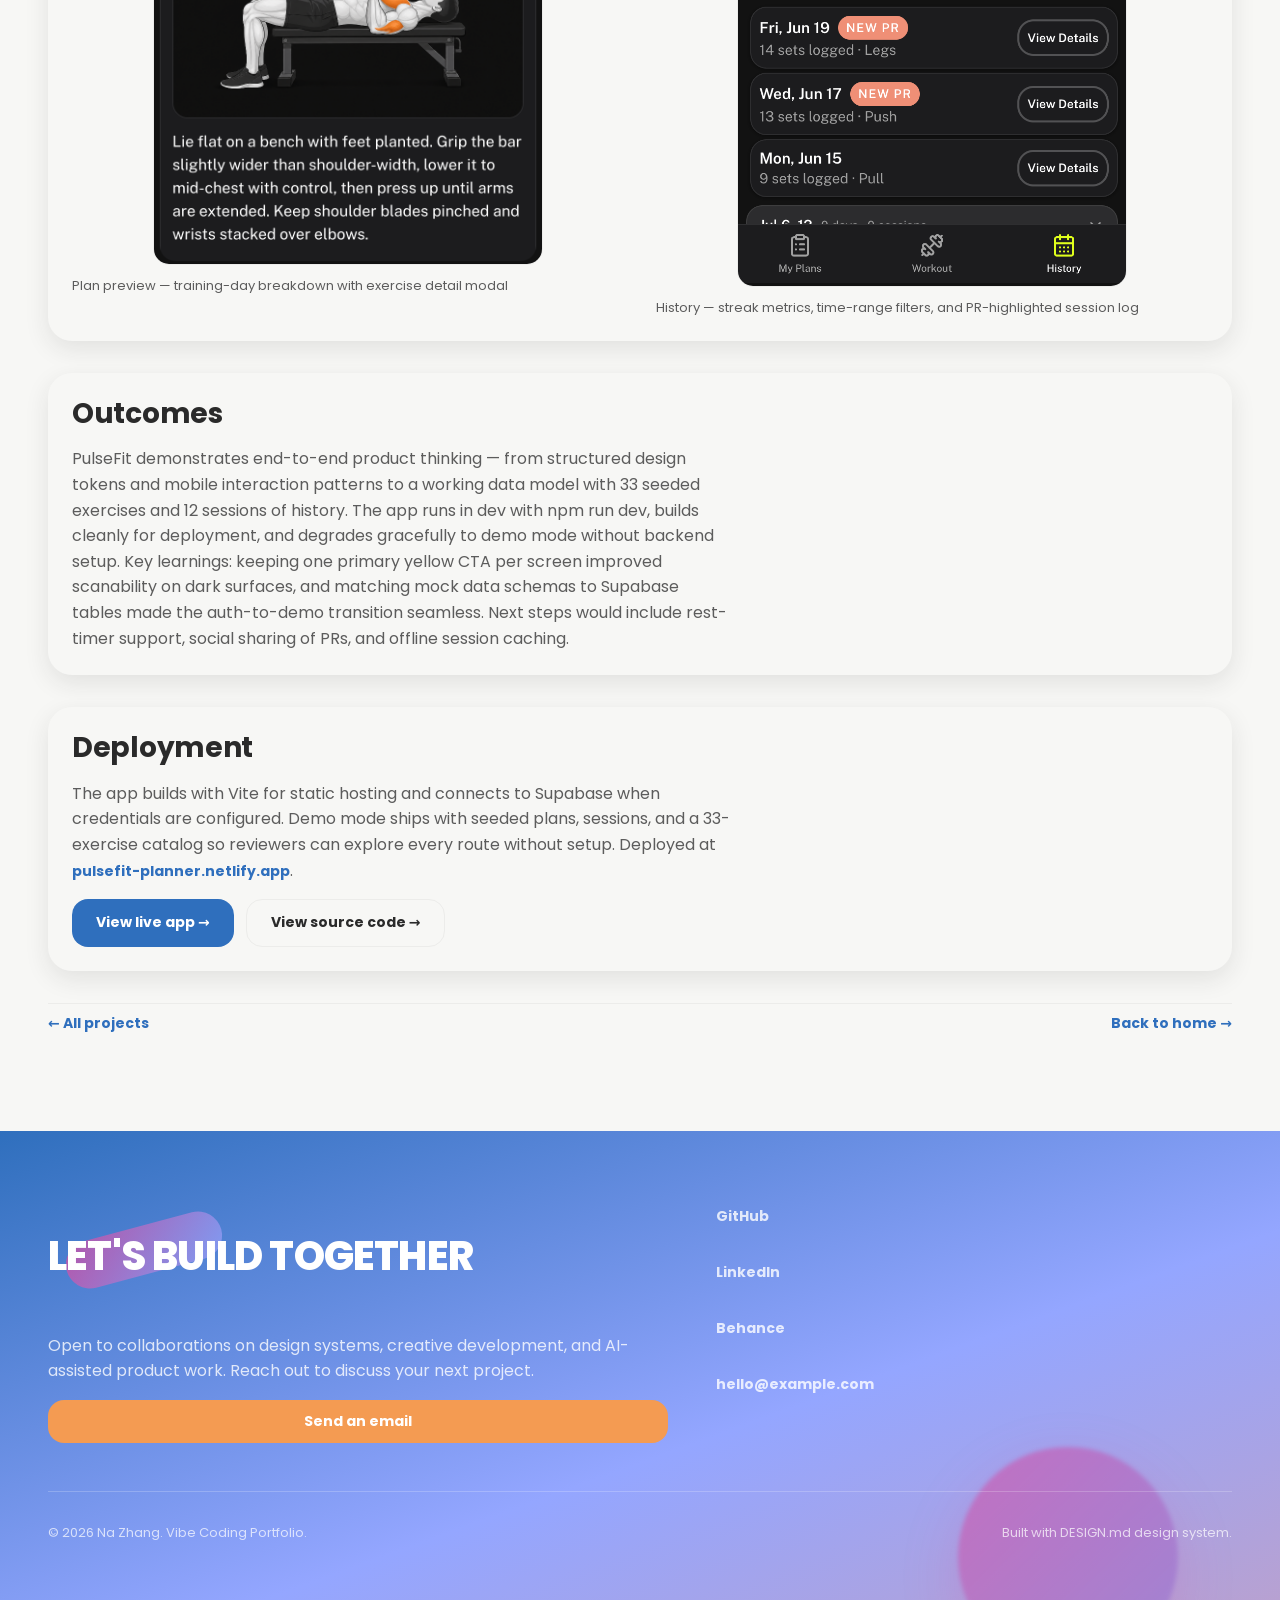
<file: Project 7/PulseFit/index.html>
<!DOCTYPE html>
<html lang="en">
<head>
  <meta charset="UTF-8">
  <meta name="viewport" content="width=device-width, initial-scale=1.0">
  <meta name="description" content="PulseFit — case study from Na Zhang's vibe coding portfolio.">
  <title>PulseFit — Na Zhang</title>
  <link rel="stylesheet" href="../tokens.css">
  <link rel="stylesheet" href="../styles.css">
</head>
<body class="project-page pulsefit-case">
  <div class="page-blobs" aria-hidden="true">
    <span class="page-blob page-blob--1"></span>
    <span class="page-blob page-blob--2"></span>
  </div>

  <header class="nav" role="banner">
    <div class="container nav__inner">
      <a href="../index.html" class="nav__brand" aria-label="Home">Na Zhang</a>

      <button
        class="nav__toggle"
        type="button"
        aria-label="Open menu"
        aria-expanded="false"
        aria-controls="nav-menu"
        id="nav-toggle"
      >
        <span class="nav__toggle-icon" aria-hidden="true"></span>
      </button>

      <nav aria-label="Main navigation">
        <ul class="nav__menu" id="nav-menu">
          <li><a href="../index.html" class="nav__link">Home</a></li>
          <li><a href="../index.html#projects" class="nav__link nav__link--active" aria-current="page">Projects</a></li>
          <li><a href="../index.html#about" class="nav__link">About</a></li>
          <li><a href="../index.html#contact" class="nav__link">Contact</a></li>
        </ul>
      </nav>
    </div>
    <div class="nav__overlay" id="nav-overlay" hidden></div>
  </header>

  <main id="main" class="main">
    <section class="project-content pulsefit-case__header" aria-labelledby="project-heading">
      <div class="container project-content__grid">
        <a href="../index.html#projects" class="pulsefit-case__back project-card__link">← Back to projects</a>

        <header class="pulsefit-case__intro">
          <h1 class="type-h1" id="project-heading">PulseFit</h1>
          <p class="type-subhead">A fitness planner for weekly training, live session logging, and strength progress.</p>

          <div class="pulsefit-meta">
            <div class="pulsefit-meta__item">
              <p class="pulsefit-meta__label">Role</p>
              <p class="pulsefit-meta__value">Product Designer &amp; Developer</p>
            </div>
            <div class="pulsefit-meta__item">
              <p class="pulsefit-meta__label">Timeline</p>
              <p class="pulsefit-meta__value">2026 · Prototyping</p>
            </div>
            <div class="pulsefit-meta__item">
              <p class="pulsefit-meta__label">Tools</p>
              <p class="pulsefit-meta__value">React, Supabase, Tailwind, Framer Motion</p>
            </div>
          </div>

          <div class="pulsefit-case__actions">
            <a href="https://pulsefit-planner.netlify.app/" class="btn btn--primary btn--lg" target="_blank" rel="noopener noreferrer">View live app →</a>
          </div>
        </header>
      </div>
    </section>

    <section class="pulsefit-case__hero" aria-label="PulseFit app preview">
      <div class="container">
        <figure class="pulsefit-case__hero-figure">
          <img
            src="assets/mockup_hero_pulsefit.png"
            alt="PulseFit app screens showing workout session logging, home dashboard, and strength progress chart"
            width="1200"
            height="675"
            loading="eager"
          >
        </figure>
      </div>
    </section>

    <section class="project-content" aria-label="Case study details">
      <div class="container project-content__grid">
        <article class="card">
          <p class="pulsefit-section__eyebrow">Overview</p>
          <p class="type-body pulsefit-case__lead">PulseFit is a mobile-first fitness planner I designed and built for ARTGR 5840's final project. The app helps lifters plan weekly routines, log sets and reps during live workouts, and track strength progress over time. I owned the full stack — product flows, dark-theme UI system, React front end, and Supabase data layer — with a seeded demo mode so the experience works without a live backend.</p>
        </article>

        <article class="card">
          <h2 class="type-h2">Challenge</h2>
          <p class="type-body">Generic fitness apps often bury planning and logging under cluttered navigation. I needed a focused phone-native experience that could still support real user accounts, persistent plans, and meaningful progress data. The constraints were tight: every screen had to follow a strict DESIGN.md (neon yellow on charcoal, one primary CTA per view, 390×844 phone viewport), ship across eight core routes, and remain usable in demo mode when Supabase credentials aren't configured.</p>
        </article>

        <article class="card">
          <h2 class="type-h2">Solution</h2>
          <p class="type-body">I shipped a React + TypeScript app with eight routes — home, plans, plan editor, live session, progress, history, settings, and auth — wrapped in a phone shell with a fixed tab bar. Users create multi-day workout plans with muscle-group assignments and exercise catalogs, activate plans to populate a weekly overview, then start sessions from a card-deck UI that supports swipe navigation, weight/rep logging, and inline exercise guides. Progress and history surfaces pull from logged sessions to show PR badges, Recharts strength trends, and expandable session detail. A centralized mock dataset seeds realistic demo data on first sign-in so reviewers can explore the full flow immediately.</p>
        </article>

        <article class="card">
          <h2 class="type-h2">Process</h2>
          <ol class="pulsefit-stepper" aria-label="Project process steps">
            <li class="pulsefit-stepper__step">
              <span class="pulsefit-stepper__marker" aria-hidden="true">1</span>
              <span class="pulsefit-stepper__label">Design System</span>
            </li>
            <li class="pulsefit-stepper__step">
              <span class="pulsefit-stepper__marker" aria-hidden="true">2</span>
              <span class="pulsefit-stepper__label">User Flows</span>
            </li>
            <li class="pulsefit-stepper__step">
              <span class="pulsefit-stepper__marker" aria-hidden="true">3</span>
              <span class="pulsefit-stepper__label">Component Build</span>
            </li>
            <li class="pulsefit-stepper__step pulsefit-stepper__step--active">
              <span class="pulsefit-stepper__marker" aria-hidden="true">4</span>
              <span class="pulsefit-stepper__label">Data Layer</span>
            </li>
          </ol>
          <p class="type-body">I started from PLAN.md user flows and wired blank pages with React Router, Radix UI, Tailwind CSS, and Framer Motion. The design system came first — semantic tokens in tokens.css, component rules in styles.css, and a reference screen to validate every state before building features. I layered Supabase auth and Postgres tables for plans, sessions, and profiles, then added a demoStore fallback that mirrors the same data shape when VITE_USE_MOCK_DATA is enabled. Session logging received the most iteration: the exercise card deck uses a fan-stack layout with swipe gestures, onboarding tips for form guides, and smart defaults from the user's last logged set. Notifications, unit preferences (lbs/kg), and profile settings rounded out the experience.</p>
        </article>

        <article class="card">
          <h2 class="type-h2">Sketching</h2>
          <p class="type-body">Early wireframes explored homepage layouts, plan management, multi-step plan creation, and the live session logging flow. Starred variants became the baseline for high-fidelity screens.</p>
          <div class="pulsefit-media-grid pulsefit-media-grid--2">
            <figure class="pulsefit-case__figure">
              <img src="assets/sketch1_pulsefit.png" alt="Low-fidelity wireframes for PulseFit home, plans, plan editor, and workout session screens" width="800" height="500" loading="lazy">
              <figcaption class="type-caption">Core flows — home, plans, editor, session</figcaption>
            </figure>
            <figure class="pulsefit-case__figure">
              <img src="assets/sketch2_pulsefit.png" alt="Low-fidelity wireframes for PulseFit progress, history, and settings screens" width="800" height="500" loading="lazy">
              <figcaption class="type-caption">Progress, history, and settings</figcaption>
            </figure>
          </div>
        </article>

        <article class="card">
          <h2 class="type-h2">Information architecture</h2>
          <p class="type-body">Eight routes map to distinct jobs — plan, log, track, and configure — with shared navigation between Home, Plans, and History. Each page section maps to a stable DOM anchor for testing and AI-assisted generation.</p>
          <figure class="pulsefit-case__figure">
            <img src="assets/Web%20structure.png" alt="PulseFit web structure document listing routes, sections, and primary actions for all eight app pages" width="900" height="600" loading="lazy">
            <figcaption class="type-caption">Route map and section inventory from PLAN.md</figcaption>
          </figure>
        </article>

        <article class="card">
          <h2 class="type-h2">Visual development</h2>
          <p class="type-body">Mood-board research balanced high-energy fitness UI references with a restrained dark palette. Neon yellow became the primary action color; orange handles secondary emphasis and count badges without competing with the main CTA.</p>
          <figure class="pulsefit-case__figure">
            <img src="assets/moodboard.png" alt="PulseFit mood board with fitness app references, color palettes, typography, and UI inspiration" width="900" height="600" loading="lazy">
            <figcaption class="type-caption">Reference apps, palette exploration, and type direction</figcaption>
          </figure>
        </article>

        <article class="card pulsefit-style-guide">
          <h2 class="type-h2">Style guide</h2>
          <p class="type-body">PulseFit uses a dark-theme token system — charcoal surfaces, neon yellow primary actions, and Public Sans across all text. Components share one radius and a border-plus-shadow elevation model.</p>

          <div class="pulsefit-style-guide__panel">
            <div class="pulsefit-style-guide__group">
              <p class="pulsefit-section__eyebrow">Color palette</p>
              <ul class="pulsefit-swatches">
                <li class="pulsefit-swatch">
                  <span class="pulsefit-swatch__chip" style="background: #121212;"></span>
                  <span class="pulsefit-swatch__label">Charcoal · bg.base</span>
                </li>
                <li class="pulsefit-swatch">
                  <span class="pulsefit-swatch__chip" style="background: #DFFF1C;"></span>
                  <span class="pulsefit-swatch__label">Neon · accent.primary</span>
                </li>
                <li class="pulsefit-swatch">
                  <span class="pulsefit-swatch__chip" style="background: #EF8F76;"></span>
                  <span class="pulsefit-swatch__label">Orange · accent.secondary</span>
                </li>
                <li class="pulsefit-swatch">
                  <span class="pulsefit-swatch__chip" style="background: #FFFFFF; border: 1px solid rgba(42,42,42,0.15);"></span>
                  <span class="pulsefit-swatch__label">White · text.primary</span>
                </li>
              </ul>
            </div>

            <div class="pulsefit-style-guide__group">
              <p class="pulsefit-section__eyebrow">Typography</p>
              <p class="pulsefit-style-guide__display">PulseFit</p>
              <p class="pulsefit-style-guide__heading">Section heading · 20px bold</p>
              <p class="pulsefit-style-guide__body">Body copy uses Public Sans at 16px regular with comfortable line height for session logging and plan editing.</p>
            </div>

            <div class="pulsefit-style-guide__group">
              <p class="pulsefit-section__eyebrow">Components</p>
              <div class="pulsefit-style-guide__components">
                <span class="pulsefit-ui-btn pulsefit-ui-btn--primary">Start workout</span>
                <span class="pulsefit-ui-btn pulsefit-ui-btn--secondary">Quick log</span>
                <span class="pulsefit-ui-badge">PR</span>
              </div>
            </div>
          </div>
        </article>

        <article class="card">
          <h2 class="type-h2">Gallery</h2>
          <p class="type-body">Six high-fidelity screens trace the core experience — from today's plan on the home dashboard through live logging, exercise guides, plan management, and session history.</p>
          <div class="pulsefit-gallery pulsefit-gallery--screenshots">
            <figure class="pulsefit-case__figure pulsefit-gallery__item">
              <img src="assets/screenshot1_pulsefit.png" alt="PulseFit home dashboard with today's push and pull workouts, stats, and weekly overview" width="390" height="844" loading="lazy">
              <figcaption class="type-caption">Home — today's workout cards, quick stats, and weekly plan overview</figcaption>
            </figure>
            <figure class="pulsefit-case__figure pulsefit-gallery__item">
              <img src="assets/screenshot2_pulsefit.png" alt="PulseFit live workout session logging bench press sets with reps and weight inputs" width="390" height="844" loading="lazy">
              <figcaption class="type-caption">Session — swipeable exercise deck with set logging and progress tracking</figcaption>
            </figure>
            <figure class="pulsefit-case__figure pulsefit-gallery__item">
              <img src="assets/screenshot3_pulsefit.png" alt="PulseFit exercise guide dialog for barbell row with muscle diagram and form cues" width="390" height="844" loading="lazy">
              <figcaption class="type-caption">Exercise guide — inline form instructions with muscle-group diagram</figcaption>
            </figure>
            <figure class="pulsefit-case__figure pulsefit-gallery__item">
              <img src="assets/screenshot4_pulsefit.png" alt="PulseFit My Plans page listing upper lower and PPL split routines" width="390" height="844" loading="lazy">
              <figcaption class="type-caption">My Plans — saved routines with day-by-day exercise previews</figcaption>
            </figure>
            <figure class="pulsefit-case__figure pulsefit-gallery__item">
              <img src="assets/screenshot5_pulsefit.png" alt="PulseFit plan preview showing push day schedule and bench press exercise detail" width="390" height="844" loading="lazy">
              <figcaption class="type-caption">Plan preview — training-day breakdown with exercise detail modal</figcaption>
            </figure>
            <figure class="pulsefit-case__figure pulsefit-gallery__item">
              <img src="assets/screenshot6_pulsefit.png" alt="PulseFit history page with streak stats, session filters, and past workout log" width="390" height="844" loading="lazy">
              <figcaption class="type-caption">History — streak metrics, time-range filters, and PR-highlighted session log</figcaption>
            </figure>
          </div>
        </article>

        <article class="card">
          <h2 class="type-h2">Outcomes</h2>
          <p class="type-body">PulseFit demonstrates end-to-end product thinking — from structured design tokens and mobile interaction patterns to a working data model with 33 seeded exercises and 12 sessions of history. The app runs in dev with npm run dev, builds cleanly for deployment, and degrades gracefully to demo mode without backend setup. Key learnings: keeping one primary yellow CTA per screen improved scanability on dark surfaces, and matching mock data schemas to Supabase tables made the auth-to-demo transition seamless. Next steps would include rest-timer support, social sharing of PRs, and offline session caching.</p>
        </article>

        <article class="card pulsefit-case__deploy">
          <h2 class="type-h2">Deployment</h2>
          <p class="type-body">The app builds with Vite for static hosting and connects to Supabase when credentials are configured. Demo mode ships with seeded plans, sessions, and a 33-exercise catalog so reviewers can explore every route without setup. Deployed at <a href="https://pulsefit-planner.netlify.app/" class="project-card__link" target="_blank" rel="noopener noreferrer">pulsefit-planner.netlify.app</a>.</p>
          <div class="pulsefit-case__deploy-actions">
            <a href="https://pulsefit-planner.netlify.app/" class="btn btn--primary btn--lg" target="_blank" rel="noopener noreferrer">View live app →</a>
            <a href="#" class="btn btn--secondary btn--lg">View source code →</a>
          </div>
        </article>

        <nav class="pulsefit-project-nav" aria-label="Project navigation">
          <a href="../index.html#projects" class="project-card__link">← All projects</a>
          <a href="../index.html" class="project-card__link">Back to home →</a>
        </nav>
      </div>
    </section>
  </main>

  <footer class="footer" id="contact" role="contentinfo">
    <div class="footer__blobs" aria-hidden="true">
      <span class="footer__blob footer__blob--1"></span>
      <span class="footer__blob footer__blob--2"></span>
    </div>
    <div class="container footer__inner">
      <div class="footer__brand" id="about">
        <p class="type-display">Let's build together</p>
        <p class="type-body">
          Open to collaborations on design systems, creative development, and AI-assisted product work.
          Reach out to discuss your next project.
        </p>
        <a href="mailto:hello@example.com" class="btn btn--primary">Send an email</a>
      </div>

      <div class="footer__links">
        <a href="#" class="footer__link">GitHub</a>
        <a href="#" class="footer__link">LinkedIn</a>
        <a href="#" class="footer__link">Behance</a>
        <a href="mailto:hello@example.com" class="footer__link">hello@example.com</a>
      </div>

      <div class="footer__bottom">
        <p class="type-caption">© 2026 Na Zhang. Vibe Coding Portfolio.</p>
        <p class="type-caption">Built with DESIGN.md design system.</p>
      </div>
    </div>
  </footer>

  <script>
    const toggle = document.getElementById("nav-toggle");
    const menu = document.getElementById("nav-menu");
    const overlay = document.getElementById("nav-overlay");

    function closeMenu() {
      menu.classList.remove("is-open");
      overlay.classList.remove("is-open");
      overlay.hidden = true;
      toggle.setAttribute("aria-expanded", "false");
      toggle.setAttribute("aria-label", "Open menu");
    }

    function openMenu() {
      menu.classList.add("is-open");
      overlay.classList.add("is-open");
      overlay.hidden = false;
      toggle.setAttribute("aria-expanded", "true");
      toggle.setAttribute("aria-label", "Close menu");
    }

    toggle.addEventListener("click", () => {
      const isOpen = menu.classList.contains("is-open");
      isOpen ? closeMenu() : openMenu();
    });

    overlay.addEventListener("click", closeMenu);

    menu.querySelectorAll(".nav__link").forEach((link) => {
      link.addEventListener("click", closeMenu);
    });

    document.addEventListener("keydown", (event) => {
      if (event.key === "Escape") closeMenu();
    });
  </script>
</body>
</html>
</file>
<file: tokens.css>
:root {
  /* Color — base */
  --color-bg-warm: #F49B52;
  --color-bg-warm-strong: #E08A45;
  --color-bg-cool: #2F6FBD;
  --color-bg-cool-strong: #285F9E;
  --color-bg-surface: #F7F7F5;
  --color-bg-surface-raised: #FFFFFF;
  --color-text-primary: #2A2A2A;
  --color-text-secondary: #5C5C5C;
  --color-text-on-color: #FFFFFF;
  --color-border-subtle: #ECECEA;
  --color-border-strong: #2A2A2A;

  /* Color — status */
  --color-status-error: #D64545;
  --color-status-success: #3E9C6B;
  --color-status-warning: #E0A020;
  --color-status-info: #2F6FBD;

  /* Color — interaction */
  --color-action-primary: #2F6FBD;
  --color-action-primary-hover: #3E7BC4;
  --color-action-primary-pressed: #285F9E;
  --color-action-accent: #F49B52;
  --color-action-accent-hover: #F5A25D;
  --color-action-accent-pressed: #E08A45;
  --color-focus-ring: #2F6FBD;
  --color-overlay-scrim: rgba(42, 42, 42, 0.4);
  --color-state-disabled-bg: #ECECEA;
  --color-state-disabled-text: #9A9A98;

  /* Color — imagery accents (decorative shapes & previews only) */
  --color-accent-magenta: #E0459B;
  --color-accent-magenta-light: #F06BB5;
  --color-accent-violet: #8C6FD6;
  --color-accent-violet-light: #B8A1D1;
  --gradient-accent-pink-blue: linear-gradient(135deg, var(--color-accent-magenta) 0%, #94A6FF 100%);
  --gradient-accent-pink-violet: linear-gradient(135deg, var(--color-accent-magenta) 0%, var(--color-accent-violet) 100%);
  --gradient-warm-peach: linear-gradient(160deg, #FFD4A8 0%, var(--color-bg-warm) 50%, #FFB88A 100%);
  --gradient-cool-sky: linear-gradient(160deg, var(--color-bg-cool) 0%, #94A6FF 60%, var(--color-accent-violet-light) 100%);

  /* Typography */
  --font-family-base: "Poppins", "Montserrat", system-ui, sans-serif;
  --font-weight-regular: 400;
  --font-weight-medium: 500;
  --font-weight-bold: 700;
  --font-weight-black: 800;

  /* Spacing */
  --space-1: 4px;
  --space-2: 8px;
  --space-3: 12px;
  --space-4: 16px;
  --space-5: 24px;
  --space-6: 32px;
  --space-7: 48px;
  --space-8: 64px;
  --space-9: 96px;

  /* Radius */
  --radius-sm: 8px;
  --radius-md: 16px;
  --radius-lg: 24px;
  --radius-full: 9999px;

  /* Shadows */
  --shadow-card: 0 8px 24px rgba(42, 42, 42, 0.1);
  --shadow-raised: 0 12px 40px rgba(42, 42, 42, 0.14);

  /* Motion */
  --motion-fast: 120ms;
  --motion-base: 200ms;
  --motion-slow: 320ms;
  --easing-standard: cubic-bezier(0.2, 0, 0, 1);
  --easing-emphasis: cubic-bezier(0.3, 0, 0, 1);
  --transition-default: opacity var(--motion-base) var(--easing-standard),
    transform var(--motion-base) var(--easing-standard),
    background-color var(--motion-base) var(--easing-standard),
    box-shadow var(--motion-base) var(--easing-standard),
    color var(--motion-base) var(--easing-standard);

  /* Layout */
  --layout-max-width: 1200px;
  --layout-gutter: var(--space-6);
  --layout-margin-desktop: var(--space-7);
  --layout-margin-mobile: var(--space-5);

  /* Z-index */
  --z-base: 0;
  --z-raised: 10;
  --z-sticky: 100;
  --z-dropdown: 200;
  --z-overlay: 900;
  --z-modal: 1000;
}
</file>
<file: styles.css>
@import url("https://fonts.googleapis.com/css2?family=Poppins:wght@400;500;700;800&display=swap");

*,
*::before,
*::after {
  box-sizing: border-box;
}

html {
  scroll-behavior: smooth;
}

body {
  margin: 0;
  font-family: var(--font-family-base);
  font-size: 16px;
  line-height: 1.6;
  font-weight: var(--font-weight-regular);
  color: var(--color-text-primary);
  background: var(--color-bg-surface);
  position: relative;
  overflow-x: hidden;
}

img {
  display: block;
  max-width: 100%;
}

a {
  color: inherit;
  text-decoration: none;
}

button {
  font: inherit;
  cursor: pointer;
  border: none;
  background: none;
}

:focus-visible {
  outline: 2px solid var(--color-focus-ring);
  outline-offset: 2px;
}

@media (prefers-reduced-motion: reduce) {
  html {
    scroll-behavior: auto;
  }

  *,
  *::before,
  *::after {
    animation-duration: 0.01ms !important;
    animation-iteration-count: 1 !important;
    transition-duration: 0.01ms !important;
  }
}

.main {
  position: relative;
  z-index: 1;
}

/* Typography */
.type-display {
  font-size: clamp(36px, 5vw, 56px);
  line-height: 1.05;
  font-weight: var(--font-weight-black);
  letter-spacing: -0.02em;
  text-transform: uppercase;
}

.type-h1 {
  font-size: clamp(30px, 4vw, 40px);
  line-height: 1.1;
  font-weight: var(--font-weight-black);
  letter-spacing: -0.01em;
}

.type-h2 {
  font-size: clamp(24px, 3vw, 28px);
  line-height: 1.2;
  font-weight: var(--font-weight-bold);
  letter-spacing: -0.01em;
}

.type-subhead {
  font-size: clamp(17px, 2vw, 18px);
  line-height: 1.3;
  font-weight: var(--font-weight-bold);
  color: var(--color-action-accent);
}

.type-body {
  font-size: 16px;
  line-height: 1.6;
  font-weight: var(--font-weight-regular);
  max-width: 66ch;
}

.type-label {
  font-size: 14px;
  line-height: 1.4;
  font-weight: var(--font-weight-bold);
}

.type-caption {
  font-size: 13px;
  line-height: 1.4;
  font-weight: var(--font-weight-regular);
  color: var(--color-text-secondary);
}

/* Decorative page blobs */
.page-blobs {
  position: fixed;
  inset: 0;
  pointer-events: none;
  z-index: var(--z-base);
  overflow: hidden;
}

.page-blob {
  position: absolute;
  border-radius: var(--radius-full);
  filter: blur(60px);
  opacity: 0.35;
}

.page-blob--1 {
  width: 420px;
  height: 420px;
  top: 8%;
  right: -120px;
  background: var(--gradient-accent-pink-violet);
}

.page-blob--2 {
  width: 320px;
  height: 320px;
  bottom: 20%;
  left: -80px;
  background: var(--gradient-accent-pink-blue);
  opacity: 0.25;
}

/* Layout */
.container {
  width: min(var(--layout-max-width), 100% - (var(--layout-margin-desktop) * 2));
  margin-inline: auto;
}

/* Buttons */
.btn {
  display: inline-flex;
  align-items: center;
  justify-content: center;
  gap: var(--space-2);
  min-height: 40px;
  padding: var(--space-3) var(--space-5);
  border-radius: var(--radius-md);
  font-size: 14px;
  line-height: 1.4;
  font-weight: var(--font-weight-bold);
  transition: var(--transition-default);
}

.btn--primary {
  background: var(--color-action-primary);
  color: var(--color-text-on-color);
}

.btn--primary:hover {
  background: var(--color-action-primary-hover);
  box-shadow: var(--shadow-card);
}

.btn--primary:active {
  background: var(--color-action-primary-pressed);
  box-shadow: none;
}

.btn--secondary {
  background: var(--color-bg-surface);
  color: var(--color-text-primary);
  border: 1px solid var(--color-border-subtle);
}

.btn--secondary:hover {
  color: var(--color-text-primary);
  box-shadow: var(--shadow-card);
}

.btn--ghost {
  background: transparent;
  color: var(--color-action-primary);
}

.btn--ghost:hover {
  color: var(--color-action-primary-hover);
}

.btn--lg {
  min-height: 48px;
}

/* Badges */
.badge {
  display: inline-flex;
  align-items: center;
  justify-content: center;
  padding: var(--space-1) var(--space-3);
  border-radius: var(--radius-sm);
  font-size: 13px;
  line-height: 1.4;
  font-weight: var(--font-weight-bold);
  background: var(--color-border-subtle);
  color: var(--color-text-primary);
}

.badge--accent {
  background: color-mix(in srgb, var(--color-action-accent) 15%, white);
  color: var(--color-action-accent);
}

.badge--pink {
  background: color-mix(in srgb, var(--color-accent-magenta) 18%, white);
  color: var(--color-accent-magenta);
}

/* Navigation */
.nav {
  position: sticky;
  top: 0;
  z-index: var(--z-sticky);
  background: var(--gradient-cool-sky);
  box-shadow: var(--shadow-card);
}

.nav__inner {
  display: flex;
  align-items: center;
  justify-content: space-between;
  gap: var(--space-5);
  padding-block: var(--space-5);
}

.nav__brand {
  font-size: 14px;
  font-weight: var(--font-weight-bold);
  color: var(--color-text-on-color);
  letter-spacing: -0.01em;
}

.nav__toggle {
  display: none;
  align-items: center;
  justify-content: center;
  width: 44px;
  height: 44px;
  border-radius: var(--radius-full);
  color: var(--color-text-on-color);
  transition: var(--transition-default);
}

.nav__toggle:hover {
  background: rgba(255, 255, 255, 0.12);
}

.nav__toggle-icon {
  width: 20px;
  height: 2px;
  background: currentColor;
  position: relative;
  display: block;
}

.nav__toggle-icon::before,
.nav__toggle-icon::after {
  content: "";
  position: absolute;
  left: 0;
  width: 100%;
  height: 2px;
  background: currentColor;
  transition: var(--transition-default);
}

.nav__toggle-icon::before {
  top: -6px;
}

.nav__toggle-icon::after {
  top: 6px;
}

.nav__menu {
  display: flex;
  align-items: center;
  gap: var(--space-6);
  list-style: none;
  margin: 0;
  padding: 0;
}

.nav__link {
  position: relative;
  display: inline-flex;
  align-items: center;
  min-height: 44px;
  padding-block: var(--space-2);
  color: rgba(255, 255, 255, 0.8);
  transition: var(--transition-default);
}

.nav__link:hover {
  color: var(--color-text-on-color);
}

.nav__link--active {
  color: var(--color-text-on-color);
}

.nav__link--active::after {
  content: "";
  position: absolute;
  left: 0;
  right: 0;
  bottom: 0;
  height: 3px;
  border-radius: var(--radius-full);
  background: var(--color-action-accent);
}

.nav__overlay {
  display: none;
}

/* Hero */
.hero {
  position: relative;
  z-index: 1;
  padding-block: var(--space-5) var(--space-4);
}

.hero__split {
  display: grid;
  grid-template-columns: 40% 60%;
  gap: var(--space-5);
  align-items: stretch;
}

.hero__field {
  position: relative;
  overflow: hidden;
  border-radius: var(--radius-lg);
  background: var(--gradient-warm-peach);
  padding: var(--space-6) var(--space-5);
  display: flex;
  flex-direction: column;
  justify-content: center;
  align-items: center;
  min-height: 280px;
}

.hero__field::before {
  content: "";
  position: absolute;
  inset: 0;
  background:
    radial-gradient(circle at 15% 25%, rgba(255, 255, 255, 0.3) 0%, transparent 40%),
    radial-gradient(circle at 85% 75%, rgba(224, 69, 155, 0.25) 0%, transparent 45%),
    radial-gradient(circle at 70% 20%, rgba(148, 166, 255, 0.2) 0%, transparent 40%);
  pointer-events: none;
}

.hero__shapes {
  position: absolute;
  inset: 0;
  pointer-events: none;
}

.hero__shape {
  position: absolute;
  border-radius: var(--radius-full);
  filter: blur(0.5px);
}

.hero__shape--1 {
  width: 140px;
  height: 48px;
  top: -4%;
  right: -8%;
  border-radius: var(--radius-full);
  background: var(--gradient-accent-pink-blue);
  opacity: 0.9;
  transform: rotate(25deg);
  box-shadow: 0 8px 24px rgba(224, 69, 155, 0.25);
}

.hero__shape--2 {
  width: 90px;
  height: 90px;
  bottom: -12%;
  right: 6%;
  background: linear-gradient(135deg, #FFD93D, var(--color-action-accent));
  opacity: 0.95;
  box-shadow: 0 6px 20px rgba(245, 155, 82, 0.3);
}

.hero__shape--3 {
  width: 180px;
  height: 52px;
  bottom: 8%;
  right: -18%;
  border-radius: var(--radius-full);
  background: var(--gradient-accent-pink-violet);
  transform: rotate(-22deg);
  opacity: 0.85;
}

.hero__shape--4 {
  width: 64px;
  height: 64px;
  top: -6%;
  left: -8%;
  background: linear-gradient(135deg, #94A6FF, var(--color-accent-violet-light));
  opacity: 0.8;
}

.hero__shape--5 {
  width: 110px;
  height: 36px;
  bottom: -4%;
  left: -10%;
  border-radius: var(--radius-full);
  background: linear-gradient(90deg, var(--color-accent-magenta-light), #94A6FF);
  transform: rotate(12deg);
  opacity: 0.75;
}

.hero__display {
  position: relative;
  z-index: 1;
  margin: 0;
  font-family: "Caveat", cursive;
  font-size: clamp(64px, 12vw, 96px);
  line-height: 1.05;
  font-weight: 700;
  letter-spacing: -0.01em;
  color: var(--color-text-on-color);
  text-align: left;
  text-shadow: 0 2px 16px rgba(42, 42, 42, 0.25);
}

.hero__panel {
  position: relative;
  background: var(--color-bg-surface);
  border-radius: var(--radius-lg);
  box-shadow: var(--shadow-card);
  padding: var(--space-6) var(--space-5);
  display: flex;
  flex-direction: column;
  justify-content: center;
  gap: var(--space-4);
  overflow: hidden;
}

.hero__panel::after {
  content: "";
  position: absolute;
  width: 140px;
  height: 140px;
  bottom: -40px;
  right: -30px;
  border-radius: var(--radius-full);
  background: var(--gradient-accent-pink-violet);
  opacity: 0.12;
  pointer-events: none;
}

.hero__subhead {
  margin: 0;
}

.hero__body {
  margin: 0;
  color: var(--color-text-secondary);
}

.hero__actions {
  display: flex;
  flex-wrap: wrap;
  gap: var(--space-3);
}

/* Projects */
.projects {
  position: relative;
  z-index: 1;
  padding-block: var(--space-4) var(--space-7);
}

.projects__blobs {
  position: absolute;
  inset: 0;
  pointer-events: none;
  overflow: hidden;
}

.projects__blob {
  position: absolute;
  border-radius: var(--radius-full);
  filter: blur(50px);
}

.projects__blob--1 {
  width: 280px;
  height: 280px;
  top: 5%;
  left: -60px;
  background: var(--gradient-accent-pink-blue);
  opacity: 0.2;
}

.projects__blob--2 {
  width: 200px;
  height: 200px;
  bottom: 10%;
  right: 5%;
  background: var(--gradient-accent-pink-violet);
  opacity: 0.18;
}

.projects__header {
  display: flex;
  flex-direction: column;
  gap: var(--space-2);
  margin-bottom: var(--space-5);
}

.projects__header .type-h1,
.projects__header .type-body {
  margin: 0;
}

.projects__grid {
  display: grid;
  grid-template-columns: repeat(2, 1fr);
  gap: var(--space-6);
}

.project-card {
  position: relative;
  display: flex;
  flex-direction: column;
  background: var(--color-bg-surface);
  border-radius: var(--radius-lg);
  box-shadow: var(--shadow-card);
  overflow: hidden;
  transition: var(--transition-default);
}

.project-card--linked {
  cursor: pointer;
}

.project-card__cover-link {
  position: absolute;
  inset: 0;
  z-index: 1;
  border-radius: inherit;
}

.project-card__cover-link:focus-visible {
  outline: 2px solid var(--color-focus-ring);
  outline-offset: 2px;
}

.project-card:hover {
  box-shadow: var(--shadow-raised);
  transform: translateY(-2px);
}

.project-card:focus-within {
  outline: 2px solid var(--color-focus-ring);
  outline-offset: 2px;
}

.project-card__media {
  aspect-ratio: 16 / 10;
  overflow: hidden;
  border-radius: var(--radius-md);
  margin: var(--space-5) var(--space-5) 0;
}

.project-card__image {
  width: 100%;
  height: 100%;
  object-fit: cover;
  border-radius: var(--radius-md);
}

.project-card__image--gradient-1 {
  background: linear-gradient(135deg, var(--color-bg-cool) 0%, #94A6FF 50%, var(--color-accent-magenta-light) 100%);
}

.project-card__image--gradient-2 {
  background: linear-gradient(135deg, var(--color-bg-warm) 0%, var(--color-accent-magenta) 60%, var(--color-accent-violet) 100%);
}

.project-card__image--gradient-3 {
  background: linear-gradient(135deg, var(--color-accent-magenta) 0%, var(--color-bg-cool) 70%, #94A6FF 100%);
}

.project-card__image--gradient-4 {
  background: linear-gradient(135deg, var(--color-accent-violet) 0%, var(--color-action-accent) 50%, var(--color-accent-magenta-light) 100%);
}

.project-card__body {
  padding: var(--space-5);
  display: flex;
  flex-direction: column;
  gap: var(--space-4);
  flex: 1;
}

.project-card__meta {
  display: flex;
  flex-wrap: wrap;
  gap: var(--space-2);
}

.project-card__title {
  margin: 0;
}

.project-card__desc {
  margin: 0;
  color: var(--color-text-secondary);
  max-width: 66ch;
}

.project-card__link {
  margin-top: auto;
  align-self: flex-start;
  color: var(--color-action-primary);
  font-size: 14px;
  font-weight: var(--font-weight-bold);
  transition: var(--transition-default);
}

.project-card__link:hover {
  color: var(--color-action-primary-hover);
}

/* Footer */
.footer {
  position: relative;
  overflow: hidden;
  background: var(--gradient-cool-sky);
  color: var(--color-text-on-color);
  padding-block: var(--space-8);
  margin-top: var(--space-7);
}

.footer__blobs {
  position: absolute;
  inset: 0;
  pointer-events: none;
}

.footer__blob {
  position: absolute;
  border-radius: var(--radius-full);
}

.footer__blob--1 {
  width: 220px;
  height: 220px;
  bottom: -60px;
  right: 8%;
  background: var(--gradient-accent-pink-violet);
  opacity: 0.55;
  filter: blur(2px);
  box-shadow: 0 20px 60px rgba(224, 69, 155, 0.35);
}

.footer__blob--2 {
  width: 160px;
  height: 48px;
  top: 20%;
  left: 5%;
  border-radius: var(--radius-full);
  background: var(--gradient-accent-pink-blue);
  opacity: 0.7;
  transform: rotate(-15deg);
}

.footer__inner {
  position: relative;
  z-index: 1;
  display: grid;
  grid-template-columns: 1.2fr 1fr;
  gap: var(--space-7);
  align-items: start;
}

.footer__brand {
  display: flex;
  flex-direction: column;
  gap: var(--space-4);
}

.footer__brand .type-display {
  font-size: clamp(28px, 4vw, 40px);
}

.footer__brand .type-body {
  color: rgba(255, 255, 255, 0.8);
  margin: 0;
}

.footer__links {
  display: flex;
  flex-direction: column;
  gap: var(--space-3);
}

.footer__link {
  color: rgba(255, 255, 255, 0.8);
  font-size: 14px;
  font-weight: var(--font-weight-bold);
  min-height: 44px;
  display: inline-flex;
  align-items: center;
  transition: var(--transition-default);
}

.footer__link:hover {
  color: var(--color-text-on-color);
}

.footer .btn--primary {
  align-self: flex-start;
  min-height: 36px;
  padding: var(--space-2) var(--space-4);
  background: var(--color-action-accent);
  color: var(--color-text-on-color);
}

.footer .btn--primary:hover {
  background: var(--color-action-accent-hover);
}

.footer .btn--primary:active {
  background: var(--color-action-accent-pressed);
}

.footer__bottom {
  grid-column: 1 / -1;
  padding-top: var(--space-6);
  border-top: 1px solid rgba(255, 255, 255, 0.2);
  display: flex;
  flex-wrap: wrap;
  justify-content: space-between;
  gap: var(--space-4);
}

.footer__bottom .type-caption {
  color: rgba(255, 255, 255, 0.7);
  margin: 0;
}

/* Mobile nav */
@media (max-width: 768px) {
  .container {
    width: min(var(--layout-max-width), 100% - (var(--layout-margin-mobile) * 2));
  }

  .nav__toggle {
    display: inline-flex;
  }

  .nav__menu {
    position: fixed;
    top: 0;
    right: 0;
    width: min(320px, 85vw);
    height: 100vh;
    flex-direction: column;
    align-items: flex-start;
    padding: calc(var(--space-8) + 44px) var(--space-5) var(--space-5);
    background: var(--gradient-cool-sky);
    box-shadow: var(--shadow-raised);
    z-index: var(--z-modal);
    transform: translateX(100%);
    transition: transform var(--motion-base) var(--easing-standard);
  }

  .nav__menu.is-open {
    transform: translateX(0);
  }

  .nav__overlay {
    display: block;
    position: fixed;
    inset: 0;
    background: var(--color-overlay-scrim);
    z-index: var(--z-overlay);
    opacity: 0;
    pointer-events: none;
    transition: opacity var(--motion-base) var(--easing-standard);
  }

  .nav__overlay.is-open {
    opacity: 1;
    pointer-events: auto;
  }

  .hero {
    padding-block: var(--space-4) var(--space-3);
  }

  .hero__split {
    grid-template-columns: 1fr;
    min-height: auto;
  }

  .hero__field {
    min-height: 200px;
    max-height: none;
    padding: var(--space-5);
  }

  .hero__panel {
    padding: var(--space-5);
    gap: var(--space-3);
  }

  .projects {
    padding-block: var(--space-3) var(--space-6);
  }

  .projects__header {
    margin-bottom: var(--space-4);
  }

  .projects__grid {
    grid-template-columns: 1fr;
  }

  .footer__inner {
    grid-template-columns: 1fr;
    gap: var(--space-6);
  }
}

/* Project case-study page */
.project-page {
  position: relative;
  z-index: 1;
}

.project-hero {
  padding-block: var(--space-5) var(--space-6);
}

.project-hero__split {
  display: grid;
  grid-template-columns: 40% 60%;
  gap: var(--space-5);
  align-items: stretch;
}

.project-hero__field {
  position: relative;
  overflow: hidden;
  border-radius: var(--radius-lg);
  background: var(--gradient-warm-peach);
  padding: var(--space-6) var(--space-5);
  display: flex;
  flex-direction: column;
  justify-content: center;
  min-height: 280px;
}

.project-hero__title {
  margin: 0;
  color: var(--color-text-on-color);
  text-shadow: 0 2px 16px rgba(42, 42, 42, 0.2);
}

.project-hero__panel {
  background: var(--color-bg-surface);
  border-radius: var(--radius-lg);
  box-shadow: var(--shadow-card);
  padding: var(--space-6) var(--space-5);
  display: flex;
  flex-direction: column;
  gap: var(--space-4);
}

.project-hero__meta {
  display: flex;
  flex-wrap: wrap;
  gap: var(--space-2);
}

.project-hero__cover {
  border-radius: var(--radius-md);
  overflow: hidden;
  margin-top: var(--space-4);
}

.project-hero__cover img {
  width: 100%;
  height: auto;
  display: block;
  border-radius: var(--radius-md);
  object-fit: cover;
}

.project-content {
  padding-block: 0 var(--space-7);
}

.project-content__grid {
  display: flex;
  flex-direction: column;
  gap: var(--space-6);
}

.project-content__section {
  display: flex;
  flex-direction: column;
  gap: var(--space-4);
}

.project-content__section h2 {
  margin: 0;
}

.project-content__section p {
  margin: 0;
  color: var(--color-text-secondary);
  text-align: justify;
}

.project-content .type-body {
  max-width: none;
  text-align: justify;
}

.project-content__figure {
  margin: var(--space-4) 0 0;
  border-radius: var(--radius-md);
  overflow: hidden;
}

.project-content__figure img {
  width: 100%;
  display: block;
  border-radius: var(--radius-md);
}

.project-content__back {
  margin-top: var(--space-6);
}

@media (max-width: 768px) {
  .project-hero__split {
    grid-template-columns: 1fr;
  }

  .project-hero__field {
    min-height: 200px;
    max-height: 40vh;
  }
}

/* PulseFit stepper */
.pulsefit-stepper {
  display: flex;
  align-items: flex-start;
  justify-content: space-between;
  gap: var(--space-2);
  list-style: none;
  margin: 0;
  padding: 0;
  width: 100%;
}

.pulsefit-stepper__step {
  position: relative;
  flex: 1;
  display: flex;
  flex-direction: column;
  align-items: center;
  gap: var(--space-3);
  text-align: center;
  min-width: 0;
}

.pulsefit-stepper__step:not(:last-child)::after {
  content: "";
  position: absolute;
  top: 18px;
  left: calc(50% + 20px);
  width: calc(100% - 40px);
  height: 2px;
  background: var(--color-border-subtle);
  z-index: 0;
}

.pulsefit-stepper__marker {
  position: relative;
  z-index: 1;
  display: inline-flex;
  align-items: center;
  justify-content: center;
  width: 36px;
  height: 36px;
  border-radius: var(--radius-full);
  background: var(--color-action-accent);
  color: var(--color-text-on-color);
  font-size: 14px;
  font-weight: var(--font-weight-bold);
  line-height: 1;
  flex-shrink: 0;
}

.pulsefit-stepper__label {
  font-size: 14px;
  font-weight: var(--font-weight-bold);
  line-height: 1.4;
  color: var(--color-text-primary);
  max-width: 12ch;
}

.pulsefit-process__details {
  display: grid;
  gap: var(--space-5);
}

.pulsefit-process__detail {
  display: flex;
  flex-direction: column;
  gap: var(--space-2);
}

@media (max-width: 768px) {
  .pulsefit-stepper {
    flex-direction: column;
    align-items: stretch;
    gap: var(--space-4);
  }

  .pulsefit-stepper__step {
    flex-direction: row;
    align-items: center;
    text-align: left;
    gap: var(--space-4);
  }

  .pulsefit-stepper__step:not(:last-child)::after {
    top: calc(100% + var(--space-1));
    left: 17px;
    width: 2px;
    height: var(--space-4);
  }

  .pulsefit-stepper__label {
    max-width: none;
  }
}

/* PulseFit case study */
.pulsefit-case__header {
  padding-block: var(--space-5) var(--space-4);
}

.pulsefit-case__back {
  align-self: flex-start;
}

.pulsefit-case__intro {
  display: flex;
  flex-direction: column;
  gap: var(--space-4);
}

.pulsefit-case__intro .type-h1 {
  margin: 0;
}

.pulsefit-case__intro .type-subhead {
  margin: 0;
  color: #793e0f;
}

.pulsefit-case__actions {
  margin-top: var(--space-2);
}

.pulsefit-meta {
  display: grid;
  grid-template-columns: repeat(3, 1fr);
  gap: var(--space-6);
  padding-block: var(--space-2);
}

.pulsefit-meta__label {
  margin: 0;
  font-size: 13px;
  line-height: 1.4;
  font-weight: var(--font-weight-bold);
  letter-spacing: 0.08em;
  text-transform: uppercase;
  color: var(--color-text-secondary);
}

.pulsefit-meta__value {
  margin: var(--space-2) 0 0;
  font-size: 16px;
  line-height: 1.5;
  font-weight: var(--font-weight-bold);
  color: var(--color-text-primary);
}

.pulsefit-case__hero {
  padding-block: 0 var(--space-6);
}

.pulsefit-case__hero-figure {
  margin: 0 auto;
  width: 80%;
  border-radius: var(--radius-lg);
  overflow: hidden;
  box-shadow: var(--shadow-card);
  background: var(--color-bg-surface-raised);
}

.pulsefit-case__hero-figure img {
  display: block;
  width: 100%;
  height: auto;
}

.pulsefit-section__eyebrow {
  margin: 0;
  font-size: 13px;
  line-height: 1.4;
  font-weight: var(--font-weight-bold);
  letter-spacing: 0.08em;
  text-transform: uppercase;
  color: var(--color-text-secondary);
}

.pulsefit-case__lead {
  color: var(--color-text-primary);
  text-align: justify;
}

.pulsefit-media-grid {
  display: grid;
  gap: var(--space-5);
  margin-top: var(--space-2);
}

.pulsefit-media-grid--2 {
  grid-template-columns: repeat(2, 1fr);
}

.pulsefit-case__figure {
  margin: 0;
  display: flex;
  flex-direction: column;
  gap: var(--space-3);
}

.pulsefit-case__figure--70 {
  width: 70%;
  max-width: 70%;
  margin-inline: auto;
}

/* PulseFit site map */
.sitemap {
  margin: var(--space-5) 0 0;
  display: flex;
  flex-direction: column;
  gap: var(--space-4);
}

.sitemap__canvas {
  padding: var(--space-6) var(--space-5);
  border-radius: var(--radius-lg);
  background:
    linear-gradient(165deg, rgba(255, 212, 168, 0.35) 0%, rgba(247, 247, 245, 0.95) 42%, rgba(148, 166, 255, 0.22) 100%);
  border: 1px solid var(--color-border-subtle);
  box-shadow: var(--shadow-card);
  overflow-x: auto;
}

.sitemap__root {
  display: flex;
  flex-direction: column;
  align-items: center;
  gap: var(--space-3);
}

.sitemap__node--root {
  max-width: 160px;
  background: linear-gradient(135deg, #ffffff 0%, rgba(47, 111, 189, 0.12) 100%);
}

.sitemap__home-sections {
  display: flex;
  flex-wrap: wrap;
  justify-content: center;
  gap: var(--space-2);
  max-width: 420px;
}

.sitemap__home-sections .sitemap__node {
  max-width: 130px;
  width: auto;
  min-width: 110px;
}

.sitemap__home-sections .sitemap__node::before {
  display: none;
}

.sitemap__connector--down {
  width: 2px;
  height: var(--space-5);
  margin: var(--space-2) auto 0;
  background: var(--color-text-primary);
  opacity: 0.35;
}

.sitemap__row {
  display: grid;
  grid-template-columns: repeat(6, minmax(112px, 1fr));
  gap: var(--space-3);
  position: relative;
  padding-top: var(--space-5);
  min-width: 760px;
}

.sitemap__row::before {
  content: "";
  position: absolute;
  top: 0;
  left: calc(100% / 12);
  right: calc(100% / 12);
  height: 2px;
  background: var(--color-text-primary);
  opacity: 0.28;
}

.sitemap__branch {
  display: flex;
  flex-direction: column;
  align-items: center;
  gap: var(--space-3);
  position: relative;
}

.sitemap__branch::before {
  content: "";
  position: absolute;
  top: calc(var(--space-5) * -1);
  left: 50%;
  width: 2px;
  height: var(--space-5);
  background: var(--color-text-primary);
  opacity: 0.28;
  transform: translateX(-50%);
}

.sitemap__node {
  width: 100%;
  max-width: 148px;
  padding: var(--space-3) var(--space-2);
  border-radius: var(--radius-sm);
  background: var(--color-bg-surface-raised);
  text-align: center;
  display: flex;
  flex-direction: column;
  gap: 2px;
  box-shadow: 0 4px 12px rgba(42, 42, 42, 0.06);
}

.sitemap__node--page {
  border: 2px solid var(--color-border-strong);
}

.sitemap__node--section {
  border: 1.5px dashed var(--color-text-secondary);
  background: rgba(255, 255, 255, 0.72);
  box-shadow: none;
  font-size: 12px;
  line-height: 1.3;
  color: var(--color-text-secondary);
  padding: var(--space-2);
}

.sitemap__node--nested {
  max-width: 148px;
  background: linear-gradient(135deg, rgba(255, 255, 255, 0.95) 0%, rgba(255, 212, 168, 0.45) 100%);
}

.sitemap__node-label {
  font-family: var(--font-family-base);
  font-size: 13px;
  font-weight: var(--font-weight-bold);
  line-height: 1.25;
  color: var(--color-text-primary);
}

.sitemap__node-path {
  font-family: var(--font-family-base);
  font-size: 11px;
  font-weight: var(--font-weight-medium);
  color: var(--color-action-primary);
  line-height: 1.2;
}

.sitemap__node-stack {
  display: flex;
  flex-direction: column;
  align-items: center;
  gap: var(--space-2);
  width: 100%;
}

.sitemap__node-stack .sitemap__node {
  position: relative;
}

.sitemap__node-stack .sitemap__node::before {
  content: "";
  position: absolute;
  top: calc(var(--space-2) * -1);
  left: 50%;
  width: 2px;
  height: var(--space-2);
  background: var(--color-text-primary);
  opacity: 0.22;
  transform: translateX(-50%);
}

.sitemap__root > .sitemap__node-stack .sitemap__node:first-child::before,
.sitemap__branch > .sitemap__node-stack .sitemap__node:first-child::before {
  height: var(--space-3);
  top: calc(var(--space-3) * -1);
}

.sitemap__branch > .sitemap__node-stack {
  padding-top: var(--space-3);
}

.sitemap__legend {
  list-style: none;
  margin: 0;
  padding: 0;
  display: flex;
  flex-wrap: wrap;
  gap: var(--space-4) var(--space-6);
}

.sitemap__legend-item {
  display: inline-flex;
  align-items: center;
  gap: var(--space-2);
  font-size: 13px;
  color: var(--color-text-secondary);
}

.sitemap__legend-swatch {
  width: 28px;
  height: 18px;
  border-radius: 4px;
  background: var(--color-bg-surface-raised);
  flex-shrink: 0;
}

.sitemap__legend-swatch--page {
  border: 2px solid var(--color-border-strong);
}

.sitemap__legend-swatch--section {
  border: 1.5px dashed var(--color-text-secondary);
}

@media (max-width: 768px) {
  .sitemap__canvas {
    padding: var(--space-5) var(--space-4);
  }

  .sitemap__row {
    grid-template-columns: repeat(2, minmax(130px, 1fr));
    min-width: 0;
    gap: var(--space-4);
  }

  .sitemap__row::before {
    display: none;
  }

  .sitemap__branch::before {
    display: none;
  }

  .sitemap__connector--down {
    display: none;
  }

  .sitemap__node {
    max-width: none;
  }
}

.pulsefit-case__figure img {
  width: 100%;
  height: auto;
  display: block;
  border-radius: var(--radius-md);
  border: 1px solid var(--color-border-subtle);
  background: var(--color-bg-surface-raised);
}

.pulsefit-gallery {
  display: flex;
  flex-direction: column;
  gap: var(--space-6);
  margin-top: var(--space-2);
}

.pulsefit-gallery--screenshots {
  display: grid;
  grid-template-columns: repeat(3, 1fr);
  gap: var(--space-5);
}

.pulsefit-gallery--screenshots .pulsefit-case__figure {
  align-items: center;
  text-align: center;
}

.pulsefit-gallery--screenshots .pulsefit-case__figure img {
  width: 100%;
  max-width: 220px;
  height: auto;
  margin-inline: auto;
  display: block;
}

.pulsefit-gallery--screenshots .type-caption {
  font-size: 16px;
  line-height: 1.5;
  max-width: 28ch;
}

.pulsefit-gallery--row {
  grid-template-columns: repeat(3, minmax(0, 1fr));
  gap: var(--space-5);
}

.pulsefit-gallery--row .type-caption {
  font-size: 14px;
  line-height: 1.4;
  max-width: none;
}

.pulsefit-gallery--framed {
  grid-template-columns: repeat(2, 1fr);
  gap: var(--space-6);
}

.pulsefit-gallery--framed .pulsefit-gallery__item {
  width: 100%;
  align-items: stretch;
  text-align: left;
}

.pulsefit-gallery--framed .lightbox-trigger {
  width: 100%;
  padding: var(--space-5);
  border-radius: var(--radius-lg);
  background: transparent;
  box-shadow: none;
  transition: var(--transition-default);
}

.pulsefit-gallery--framed .lightbox-trigger:hover {
  opacity: 1;
  transform: translateY(-2px);
  box-shadow: var(--shadow-raised);
}

.pulsefit-gallery--framed .lightbox-trigger img {
  width: 100%;
  max-width: none;
  height: auto;
  border-radius: var(--radius-md);
  box-shadow: 0 12px 32px rgba(42, 42, 42, 0.16);
}

.pulsefit-gallery--framed .type-caption {
  max-width: none;
  margin-top: var(--space-3);
  text-align: left;
}

.blossom-case .pulsefit-gallery--framed .pulsefit-gallery__item {
  align-items: center;
  text-align: center;
}

.blossom-case .pulsefit-gallery--framed .lightbox-trigger {
  width: 70%;
  margin-inline: auto;
}

.blossom-case .pulsefit-gallery--framed .type-caption {
  width: 70%;
  margin-inline: auto;
}

.buzzlog-case .pulsefit-gallery--framed .pulsefit-gallery__item {
  align-items: center;
  text-align: center;
}

.buzzlog-case .pulsefit-gallery--framed .lightbox-trigger {
  width: 75%;
  margin-inline: auto;
}

.buzzlog-case .pulsefit-gallery--framed .type-caption {
  width: 75%;
  margin-inline: auto;
}

.challenge-statement {
  margin: 0;
  font-size: 18px;
  line-height: 1.5;
  font-weight: var(--font-weight-bold);
  color: var(--color-action-accent);
  text-align: justify;
  max-width: none;
}

.prompt-walkthrough {
  display: flex;
  flex-direction: column;
  gap: var(--space-5);
  padding: var(--space-6);
  border-radius: var(--radius-lg);
  background:
    linear-gradient(
      145deg,
      color-mix(in srgb, var(--color-bg-warm) 16%, white) 0%,
      color-mix(in srgb, var(--color-accent-violet-light) 20%, white) 55%,
      color-mix(in srgb, var(--color-accent-magenta-light) 12%, white) 100%
    );
  box-shadow: var(--shadow-card);
}

.prompt-walkthrough__header {
  display: flex;
  align-items: center;
  justify-content: space-between;
  gap: var(--space-4);
}

.prompt-walkthrough__header .badge {
  border-radius: var(--radius-full);
}

.prompt-walkthrough__counter {
  margin: 0;
  font-size: 14px;
  font-weight: var(--font-weight-bold);
  color: var(--color-text-secondary);
}

.prompt-walkthrough__viewport {
  background: var(--color-bg-surface-raised);
  border-radius: var(--radius-md);
  box-shadow: var(--shadow-card);
  overflow: hidden;
}

.prompt-walkthrough__track {
  display: block;
}

.prompt-walkthrough__slide {
  display: flex;
  flex-direction: column;
  gap: var(--space-4);
  padding: var(--space-5);
  min-height: 0;
}

.prompt-walkthrough__slide[hidden] {
  display: none;
}

.prompt-walkthrough__title {
  margin: 0;
  font-size: clamp(18px, 2.4vw, 22px);
  line-height: 1.3;
  font-weight: var(--font-weight-bold);
  color: var(--color-text-primary);
}

.prompt-walkthrough__prompt {
  margin: 0;
  padding: var(--space-4);
  border-radius: var(--radius-md);
  background: color-mix(in srgb, var(--color-bg-cool) 8%, var(--color-bg-surface));
  border: 1px solid var(--color-border-subtle);
  color: var(--color-text-primary);
  font-family: ui-monospace, SFMono-Regular, Menlo, Monaco, Consolas, "Liberation Mono", "Courier New", monospace;
  font-size: 13px;
  line-height: 1.55;
  white-space: pre-wrap;
  overflow-wrap: anywhere;
  max-height: none;
}

.prompt-walkthrough__prompt code {
  font: inherit;
  color: inherit;
}

.prompt-walkthrough__result {
  display: flex;
  flex-direction: column;
  align-items: flex-start;
  gap: var(--space-3);
  margin-top: var(--space-1);
  padding-top: var(--space-4);
  border-top: 1px solid var(--color-border-subtle);
}

.prompt-walkthrough__result .badge {
  border-radius: var(--radius-full);
}

.prompt-walkthrough__result-text {
  margin: 0;
  color: var(--color-text-secondary);
  max-width: 62ch;
}

.prompt-walkthrough__controls {
  display: grid;
  grid-template-columns: auto 1fr auto;
  align-items: center;
  gap: var(--space-4);
}

.prompt-walkthrough__dots {
  display: flex;
  justify-content: center;
  align-items: center;
  gap: var(--space-2);
}

.prompt-walkthrough__dot {
  width: 10px;
  height: 10px;
  padding: 0;
  border: none;
  border-radius: var(--radius-full);
  background: color-mix(in srgb, var(--color-action-accent) 30%, white);
  cursor: pointer;
  transition: var(--transition-default);
}

.prompt-walkthrough__dot:hover {
  background: color-mix(in srgb, var(--color-action-accent) 55%, white);
}

.prompt-walkthrough__dot.is-active {
  width: 22px;
  background: var(--color-action-accent);
}

.prompt-walkthrough .btn:disabled {
  background: var(--color-state-disabled-bg);
  color: var(--color-state-disabled-text);
  border-color: transparent;
  box-shadow: none;
  cursor: not-allowed;
  opacity: 1;
}

@media (max-width: 540px) {
  .prompt-walkthrough {
    padding: var(--space-5);
  }

  .prompt-walkthrough__slide {
    padding: var(--space-5);
    min-height: 0;
  }

  .prompt-walkthrough__controls {
    grid-template-columns: 1fr 1fr;
    gap: var(--space-3);
  }

  .prompt-walkthrough__dots {
    grid-column: 1 / -1;
    order: -1;
  }
}

.lightbox-trigger {
  display: block;
  width: fit-content;
  margin-inline: auto;
  padding: 0;
  border: none;
  background: none;
  cursor: zoom-in;
  border-radius: var(--radius-md);
  transition: var(--transition-default);
}

.lightbox-trigger:hover {
  opacity: 0.92;
}

.lightbox-trigger:focus-visible {
  outline: 2px solid var(--color-focus-ring);
  outline-offset: 3px;
}

.lightbox-trigger img {
  pointer-events: none;
  display: block;
}

.lightbox {
  position: fixed;
  inset: 0;
  z-index: var(--z-modal);
  display: none;
  align-items: center;
  justify-content: center;
  padding: var(--space-5);
}

.lightbox.is-open {
  display: flex;
}

.lightbox__backdrop {
  position: absolute;
  inset: 0;
  background: var(--color-overlay-scrim);
  cursor: pointer;
}

.lightbox__dialog {
  position: relative;
  z-index: 1;
  max-width: min(1100px, 100%);
  max-height: 90vh;
  display: flex;
  align-items: center;
  justify-content: center;
}

.lightbox__image {
  display: block;
  max-width: 100%;
  max-height: 85vh;
  width: auto;
  height: auto;
  border-radius: var(--radius-md);
  box-shadow: var(--shadow-raised);
  background: var(--color-bg-surface-raised);
}

.lightbox__close {
  position: absolute;
  top: calc(-1 * var(--space-6));
  right: 0;
  z-index: 2;
  width: 44px;
  height: 44px;
  border-radius: var(--radius-full);
  background: var(--color-bg-surface-raised);
  color: var(--color-text-primary);
  font-size: 28px;
  line-height: 1;
  display: inline-flex;
  align-items: center;
  justify-content: center;
  box-shadow: var(--shadow-card);
  transition: var(--transition-default);
  cursor: pointer;
}

.lightbox__close:hover {
  background: var(--color-bg-surface);
}

.pulsefit-case__cta-panel {
  margin-top: var(--space-4);
  padding: var(--space-6) var(--space-5);
  border-radius: var(--radius-lg);
  background: linear-gradient(
    135deg,
    color-mix(in srgb, var(--color-bg-warm) 18%, white) 0%,
    color-mix(in srgb, var(--color-accent-violet-light) 22%, white) 100%
  );
  display: flex;
  flex-direction: column;
  gap: var(--space-4);
  box-shadow: var(--shadow-card);
}

.pulsefit-case__cta-title {
  margin: 0;
  font-size: clamp(28px, 4vw, 36px);
  line-height: 1.15;
  font-weight: var(--font-weight-black);
  letter-spacing: -0.02em;
  color: var(--color-text-primary);
}

.pulsefit-case__cta-btn {
  min-height: 52px;
  padding-inline: var(--space-6);
  font-size: 16px;
}

.pulsefit-style-guide__panel {
  display: grid;
  gap: var(--space-6);
  padding: var(--space-5);
  border-radius: var(--radius-md);
  background: #121212;
  color: var(--color-text-on-color);
}

.pulsefit-style-guide__panel .pulsefit-section__eyebrow {
  color: rgba(255, 255, 255, 0.55);
}

.pulsefit-swatches {
  display: grid;
  grid-template-columns: repeat(2, 1fr);
  gap: var(--space-4);
  list-style: none;
  margin: 0;
  padding: 0;
}

.pulsefit-swatch {
  display: flex;
  align-items: center;
  gap: var(--space-3);
}

.pulsefit-swatch__chip {
  width: 40px;
  height: 40px;
  border-radius: var(--radius-sm);
  flex-shrink: 0;
}

.pulsefit-swatch__label {
  font-size: 14px;
  line-height: 1.4;
  color: rgba(255, 255, 255, 0.85);
}

.pulsefit-style-guide__display {
  margin: 0;
  font-size: clamp(28px, 4vw, 40px);
  line-height: 1.1;
  font-weight: var(--font-weight-black);
  color: #DFFF1C;
}

.pulsefit-style-guide__heading {
  margin: var(--space-3) 0 0;
  font-size: 20px;
  line-height: 1.2;
  font-weight: var(--font-weight-bold);
  color: var(--color-text-on-color);
}

.pulsefit-style-guide__body {
  margin: var(--space-3) 0 0;
  font-size: 16px;
  line-height: 1.6;
  color: rgba(255, 255, 255, 0.72);
  max-width: 66ch;
}

.pulsefit-style-guide__components {
  display: flex;
  flex-wrap: wrap;
  align-items: center;
  gap: var(--space-3);
}

.pulsefit-ui-btn {
  display: inline-flex;
  align-items: center;
  justify-content: center;
  min-height: 40px;
  padding: var(--space-3) var(--space-5);
  border-radius: var(--radius-md);
  font-size: 14px;
  font-weight: var(--font-weight-bold);
}

.pulsefit-ui-btn--primary {
  background: #DFFF1C;
  color: #1A1A1A;
}

.pulsefit-ui-btn--secondary {
  background: transparent;
  color: var(--color-text-on-color);
  border: 1px solid rgba(255, 255, 255, 0.24);
}

.pulsefit-ui-badge {
  display: inline-flex;
  align-items: center;
  justify-content: center;
  padding: var(--space-1) var(--space-3);
  border-radius: var(--radius-sm);
  background: rgba(239, 143, 118, 0.2);
  color: #EF8F76;
  font-size: 13px;
  font-weight: var(--font-weight-bold);
}

.pulsefit-case__deploy .btn {
  align-self: flex-start;
}

.pulsefit-case__deploy-actions {
  display: flex;
  flex-wrap: wrap;
  gap: var(--space-3);
}

.project-card__links {
  display: flex;
  flex-wrap: wrap;
  gap: var(--space-4);
  margin-top: auto;
  align-self: flex-start;
  position: relative;
  z-index: 2;
}

.project-card__links .project-card__link {
  margin-top: 0;
}

.pulsefit-project-nav {
  display: flex;
  justify-content: space-between;
  gap: var(--space-4);
  padding-top: var(--space-2);
  border-top: 1px solid var(--color-border-subtle);
}

.pulsefit-stepper__step--active .pulsefit-stepper__marker {
  background: var(--color-text-primary);
}

@media (max-width: 768px) {
  .pulsefit-meta {
    grid-template-columns: 1fr;
    gap: var(--space-4);
  }

  .pulsefit-media-grid--2 {
    grid-template-columns: 1fr;
  }

  .pulsefit-gallery--screenshots {
    grid-template-columns: repeat(2, 1fr);
  }

  .pulsefit-gallery--row {
    grid-template-columns: repeat(2, minmax(0, 1fr));
  }

  .pulsefit-gallery--framed {
    grid-template-columns: repeat(2, 1fr);
  }

  .pulsefit-gallery--framed .lightbox-trigger {
    padding: var(--space-4);
  }

  .pulsefit-swatches {
    grid-template-columns: 1fr;
  }

  .pulsefit-project-nav {
    flex-direction: column;
  }
}

@media (max-width: 540px) {
  .pulsefit-gallery--screenshots {
    grid-template-columns: 1fr;
  }

  .pulsefit-gallery--row {
    grid-template-columns: repeat(2, minmax(0, 1fr));
  }

  .pulsefit-gallery--framed {
    grid-template-columns: 1fr;
  }

  .pulsefit-gallery--framed .lightbox-trigger {
    padding: var(--space-4);
  }
}
</file>
<file: Project 7/tokens.css>
:root {
  /* Color — base */
  --color-bg-warm: #F49B52;
  --color-bg-warm-strong: #E08A45;
  --color-bg-cool: #2F6FBD;
  --color-bg-cool-strong: #285F9E;
  --color-bg-surface: #F7F7F5;
  --color-bg-surface-raised: #FFFFFF;
  --color-text-primary: #2A2A2A;
  --color-text-secondary: #5C5C5C;
  --color-text-on-color: #FFFFFF;
  --color-border-subtle: #ECECEA;
  --color-border-strong: #2A2A2A;

  /* Color — status */
  --color-status-error: #D64545;
  --color-status-success: #3E9C6B;
  --color-status-warning: #E0A020;
  --color-status-info: #2F6FBD;

  /* Color — interaction */
  --color-action-primary: #2F6FBD;
  --color-action-primary-hover: #3E7BC4;
  --color-action-primary-pressed: #285F9E;
  --color-action-accent: #F49B52;
  --color-action-accent-hover: #F5A25D;
  --color-action-accent-pressed: #E08A45;
  --color-focus-ring: #2F6FBD;
  --color-overlay-scrim: rgba(42, 42, 42, 0.4);
  --color-state-disabled-bg: #ECECEA;
  --color-state-disabled-text: #9A9A98;

  /* Color — imagery accents (decorative shapes & previews only) */
  --color-accent-magenta: #E0459B;
  --color-accent-magenta-light: #F06BB5;
  --color-accent-violet: #8C6FD6;
  --color-accent-violet-light: #B8A1D1;
  --gradient-accent-pink-blue: linear-gradient(135deg, var(--color-accent-magenta) 0%, #94A6FF 100%);
  --gradient-accent-pink-violet: linear-gradient(135deg, var(--color-accent-magenta) 0%, var(--color-accent-violet) 100%);
  --gradient-warm-peach: linear-gradient(160deg, #FFD4A8 0%, var(--color-bg-warm) 50%, #FFB88A 100%);
  --gradient-cool-sky: linear-gradient(160deg, var(--color-bg-cool) 0%, #94A6FF 60%, var(--color-accent-violet-light) 100%);

  /* Typography */
  --font-family-base: "Poppins", "Montserrat", system-ui, sans-serif;
  --font-weight-regular: 400;
  --font-weight-medium: 500;
  --font-weight-bold: 700;
  --font-weight-black: 800;

  /* Spacing */
  --space-1: 4px;
  --space-2: 8px;
  --space-3: 12px;
  --space-4: 16px;
  --space-5: 24px;
  --space-6: 32px;
  --space-7: 48px;
  --space-8: 64px;
  --space-9: 96px;

  /* Radius */
  --radius-sm: 8px;
  --radius-md: 16px;
  --radius-lg: 24px;
  --radius-full: 9999px;

  /* Shadows */
  --shadow-card: 0 8px 24px rgba(42, 42, 42, 0.1);
  --shadow-raised: 0 12px 40px rgba(42, 42, 42, 0.14);

  /* Motion */
  --motion-fast: 120ms;
  --motion-base: 200ms;
  --motion-slow: 320ms;
  --easing-standard: cubic-bezier(0.2, 0, 0, 1);
  --easing-emphasis: cubic-bezier(0.3, 0, 0, 1);
  --transition-default: opacity var(--motion-base) var(--easing-standard),
    transform var(--motion-base) var(--easing-standard),
    background-color var(--motion-base) var(--easing-standard),
    box-shadow var(--motion-base) var(--easing-standard),
    color var(--motion-base) var(--easing-standard);

  /* Layout */
  --layout-max-width: 1200px;
  --layout-gutter: var(--space-6);
  --layout-margin-desktop: var(--space-7);
  --layout-margin-mobile: var(--space-5);

  /* Z-index */
  --z-base: 0;
  --z-raised: 10;
  --z-sticky: 100;
  --z-dropdown: 200;
  --z-overlay: 900;
  --z-modal: 1000;
}
</file>
<file: Project 7/styles.css>
@import url("https://fonts.googleapis.com/css2?family=Poppins:wght@400;500;700;800&display=swap");

*,
*::before,
*::after {
  box-sizing: border-box;
}

html {
  scroll-behavior: smooth;
}

body {
  margin: 0;
  font-family: var(--font-family-base);
  font-size: 16px;
  line-height: 1.6;
  font-weight: var(--font-weight-regular);
  color: var(--color-text-primary);
  background: var(--color-bg-surface);
  position: relative;
  overflow-x: hidden;
}

img {
  display: block;
  max-width: 100%;
}

a {
  color: inherit;
  text-decoration: none;
}

button {
  font: inherit;
  cursor: pointer;
  border: none;
  background: none;
}

:focus-visible {
  outline: 2px solid var(--color-focus-ring);
  outline-offset: 2px;
}

@media (prefers-reduced-motion: reduce) {
  html {
    scroll-behavior: auto;
  }

  *,
  *::before,
  *::after {
    animation-duration: 0.01ms !important;
    animation-iteration-count: 1 !important;
    transition-duration: 0.01ms !important;
  }
}

.main {
  position: relative;
  z-index: 1;
}

/* Typography */
.type-display {
  font-size: clamp(36px, 5vw, 56px);
  line-height: 1.05;
  font-weight: var(--font-weight-black);
  letter-spacing: -0.02em;
  text-transform: uppercase;
}

.type-h1 {
  font-size: clamp(30px, 4vw, 40px);
  line-height: 1.1;
  font-weight: var(--font-weight-black);
  letter-spacing: -0.01em;
}

.type-h2 {
  font-size: clamp(24px, 3vw, 28px);
  line-height: 1.2;
  font-weight: var(--font-weight-bold);
  letter-spacing: -0.01em;
}

.type-subhead {
  font-size: clamp(17px, 2vw, 18px);
  line-height: 1.3;
  font-weight: var(--font-weight-bold);
  color: var(--color-action-accent);
}

.type-body {
  font-size: 16px;
  line-height: 1.6;
  font-weight: var(--font-weight-regular);
  max-width: 66ch;
}

.type-label {
  font-size: 14px;
  line-height: 1.4;
  font-weight: var(--font-weight-bold);
}

.type-caption {
  font-size: 13px;
  line-height: 1.4;
  font-weight: var(--font-weight-regular);
  color: var(--color-text-secondary);
}

/* Decorative page blobs */
.page-blobs {
  position: fixed;
  inset: 0;
  pointer-events: none;
  z-index: var(--z-base);
  overflow: hidden;
}

.page-blob {
  position: absolute;
  border-radius: var(--radius-full);
  filter: blur(60px);
  opacity: 0.35;
}

.page-blob--1 {
  width: 420px;
  height: 420px;
  top: 8%;
  right: -120px;
  background: var(--gradient-accent-pink-violet);
}

.page-blob--2 {
  width: 320px;
  height: 320px;
  bottom: 20%;
  left: -80px;
  background: var(--gradient-accent-pink-blue);
  opacity: 0.25;
}

/* Layout */
.container {
  width: min(var(--layout-max-width), 100% - (var(--layout-margin-desktop) * 2));
  margin-inline: auto;
}

/* Buttons */
.btn {
  display: inline-flex;
  align-items: center;
  justify-content: center;
  gap: var(--space-2);
  min-height: 40px;
  padding: var(--space-3) var(--space-5);
  border-radius: var(--radius-md);
  font-size: 14px;
  line-height: 1.4;
  font-weight: var(--font-weight-bold);
  transition: var(--transition-default);
}

.btn--primary {
  background: var(--color-action-primary);
  color: var(--color-text-on-color);
}

.btn--primary:hover {
  background: var(--color-action-primary-hover);
  box-shadow: var(--shadow-card);
}

.btn--primary:active {
  background: var(--color-action-primary-pressed);
  box-shadow: none;
}

.btn--secondary {
  background: var(--color-bg-surface);
  color: var(--color-text-primary);
  border: 1px solid var(--color-border-subtle);
}

.btn--secondary:hover {
  color: var(--color-text-primary);
  box-shadow: var(--shadow-card);
}

.btn--ghost {
  background: transparent;
  color: var(--color-action-primary);
}

.btn--ghost:hover {
  color: var(--color-action-primary-hover);
}

.btn--lg {
  min-height: 48px;
}

/* Badges */
.badge {
  display: inline-flex;
  align-items: center;
  justify-content: center;
  padding: var(--space-1) var(--space-3);
  border-radius: var(--radius-sm);
  font-size: 13px;
  line-height: 1.4;
  font-weight: var(--font-weight-bold);
  background: var(--color-border-subtle);
  color: var(--color-text-primary);
}

.badge--accent {
  background: color-mix(in srgb, var(--color-action-accent) 15%, white);
  color: var(--color-action-accent);
}

.badge--pink {
  background: color-mix(in srgb, var(--color-accent-magenta) 18%, white);
  color: var(--color-accent-magenta);
}

/* Navigation */
.nav {
  position: sticky;
  top: 0;
  z-index: var(--z-sticky);
  background: var(--gradient-cool-sky);
  box-shadow: var(--shadow-card);
}

.nav__inner {
  display: flex;
  align-items: center;
  justify-content: space-between;
  gap: var(--space-5);
  padding-block: var(--space-5);
}

.nav__brand {
  font-size: 14px;
  font-weight: var(--font-weight-bold);
  color: var(--color-text-on-color);
  letter-spacing: -0.01em;
}

.nav__toggle {
  display: none;
  align-items: center;
  justify-content: center;
  width: 44px;
  height: 44px;
  border-radius: var(--radius-full);
  color: var(--color-text-on-color);
  transition: var(--transition-default);
}

.nav__toggle:hover {
  background: rgba(255, 255, 255, 0.12);
}

.nav__toggle-icon {
  width: 20px;
  height: 2px;
  background: currentColor;
  position: relative;
  display: block;
}

.nav__toggle-icon::before,
.nav__toggle-icon::after {
  content: "";
  position: absolute;
  left: 0;
  width: 100%;
  height: 2px;
  background: currentColor;
  transition: var(--transition-default);
}

.nav__toggle-icon::before {
  top: -6px;
}

.nav__toggle-icon::after {
  top: 6px;
}

.nav__menu {
  display: flex;
  align-items: center;
  gap: var(--space-6);
  list-style: none;
  margin: 0;
  padding: 0;
}

.nav__link {
  position: relative;
  display: inline-flex;
  align-items: center;
  min-height: 44px;
  padding-block: var(--space-2);
  color: rgba(255, 255, 255, 0.8);
  transition: var(--transition-default);
}

.nav__link:hover {
  color: var(--color-text-on-color);
}

.nav__link--active {
  color: var(--color-text-on-color);
}

.nav__link--active::after {
  content: "";
  position: absolute;
  left: 0;
  right: 0;
  bottom: 0;
  height: 3px;
  border-radius: var(--radius-full);
  background: var(--color-action-accent);
}

.nav__overlay {
  display: none;
}

/* Hero */
.hero {
  position: relative;
  z-index: 1;
  padding-block: var(--space-5) var(--space-4);
}

.hero__split {
  display: grid;
  grid-template-columns: 40% 60%;
  gap: var(--space-5);
  align-items: stretch;
}

.hero__field {
  position: relative;
  overflow: hidden;
  border-radius: var(--radius-lg);
  background: var(--gradient-warm-peach);
  padding: var(--space-6) var(--space-5);
  display: flex;
  flex-direction: column;
  justify-content: center;
  min-height: 280px;
}

.hero__field::before {
  content: "";
  position: absolute;
  inset: 0;
  background:
    radial-gradient(circle at 15% 25%, rgba(255, 255, 255, 0.3) 0%, transparent 40%),
    radial-gradient(circle at 85% 75%, rgba(224, 69, 155, 0.25) 0%, transparent 45%),
    radial-gradient(circle at 70% 20%, rgba(148, 166, 255, 0.2) 0%, transparent 40%);
  pointer-events: none;
}

.hero__shapes {
  position: absolute;
  inset: 0;
  pointer-events: none;
}

.hero__shape {
  position: absolute;
  border-radius: var(--radius-full);
  filter: blur(0.5px);
}

.hero__shape--1 {
  width: 140px;
  height: 48px;
  top: 10%;
  right: 5%;
  border-radius: var(--radius-full);
  background: var(--gradient-accent-pink-blue);
  opacity: 0.9;
  transform: rotate(25deg);
  box-shadow: 0 8px 24px rgba(224, 69, 155, 0.25);
}

.hero__shape--2 {
  width: 90px;
  height: 90px;
  top: 38%;
  left: 6%;
  background: linear-gradient(135deg, #FFD93D, var(--color-action-accent));
  opacity: 0.95;
  box-shadow: 0 6px 20px rgba(245, 155, 82, 0.3);
}

.hero__shape--3 {
  width: 180px;
  height: 52px;
  bottom: 22%;
  right: 8%;
  border-radius: var(--radius-full);
  background: var(--gradient-accent-pink-violet);
  transform: rotate(-22deg);
  opacity: 0.85;
}

.hero__shape--4 {
  width: 64px;
  height: 64px;
  top: 18%;
  left: 18%;
  background: linear-gradient(135deg, #94A6FF, var(--color-accent-violet-light));
  opacity: 0.8;
}

.hero__shape--5 {
  width: 110px;
  height: 36px;
  bottom: 38%;
  left: 12%;
  border-radius: var(--radius-full);
  background: linear-gradient(90deg, var(--color-accent-magenta-light), #94A6FF);
  transform: rotate(12deg);
  opacity: 0.75;
}

.hero__display {
  position: relative;
  z-index: 1;
  margin: 0;
  font-size: clamp(44px, 8vw, 72px);
  line-height: 1.05;
  font-weight: var(--font-weight-black);
  letter-spacing: -0.02em;
  color: var(--color-text-on-color);
  text-align: left;
  text-shadow: 0 2px 16px rgba(42, 42, 42, 0.2);
}

.hero__panel {
  position: relative;
  background: var(--color-bg-surface);
  border-radius: var(--radius-lg);
  box-shadow: var(--shadow-card);
  padding: var(--space-6) var(--space-5);
  display: flex;
  flex-direction: column;
  justify-content: center;
  gap: var(--space-4);
  overflow: hidden;
}

.hero__panel::after {
  content: "";
  position: absolute;
  width: 140px;
  height: 140px;
  bottom: -40px;
  right: -30px;
  border-radius: var(--radius-full);
  background: var(--gradient-accent-pink-violet);
  opacity: 0.12;
  pointer-events: none;
}

.hero__subhead {
  margin: 0;
}

.hero__body {
  margin: 0;
  color: var(--color-text-secondary);
}

.hero__actions {
  display: flex;
  flex-wrap: wrap;
  gap: var(--space-3);
}

/* Projects */
.projects {
  position: relative;
  z-index: 1;
  padding-block: var(--space-4) var(--space-7);
}

.projects__blobs {
  position: absolute;
  inset: 0;
  pointer-events: none;
  overflow: hidden;
}

.projects__blob {
  position: absolute;
  border-radius: var(--radius-full);
  filter: blur(50px);
}

.projects__blob--1 {
  width: 280px;
  height: 280px;
  top: 5%;
  left: -60px;
  background: var(--gradient-accent-pink-blue);
  opacity: 0.2;
}

.projects__blob--2 {
  width: 200px;
  height: 200px;
  bottom: 10%;
  right: 5%;
  background: var(--gradient-accent-pink-violet);
  opacity: 0.18;
}

.projects__header {
  display: flex;
  flex-direction: column;
  gap: var(--space-2);
  margin-bottom: var(--space-5);
}

.projects__header .type-h1,
.projects__header .type-body {
  margin: 0;
}

.projects__grid {
  display: grid;
  grid-template-columns: repeat(2, 1fr);
  gap: var(--space-6);
}

.project-card {
  display: flex;
  flex-direction: column;
  background: var(--color-bg-surface);
  border-radius: var(--radius-lg);
  box-shadow: var(--shadow-card);
  overflow: hidden;
  transition: var(--transition-default);
}

.project-card:hover {
  box-shadow: var(--shadow-raised);
  transform: translateY(-2px);
}

.project-card:focus-within {
  outline: 2px solid var(--color-focus-ring);
  outline-offset: 2px;
}

.project-card__media {
  aspect-ratio: 16 / 10;
  overflow: hidden;
  border-radius: var(--radius-md);
  margin: var(--space-5) var(--space-5) 0;
}

.project-card__image {
  width: 100%;
  height: 100%;
  object-fit: cover;
  border-radius: var(--radius-md);
}

.project-card__image--gradient-1 {
  background: linear-gradient(135deg, var(--color-bg-cool) 0%, #94A6FF 50%, var(--color-accent-magenta-light) 100%);
}

.project-card__image--gradient-2 {
  background: linear-gradient(135deg, var(--color-bg-warm) 0%, var(--color-accent-magenta) 60%, var(--color-accent-violet) 100%);
}

.project-card__image--gradient-3 {
  background: linear-gradient(135deg, var(--color-accent-magenta) 0%, var(--color-bg-cool) 70%, #94A6FF 100%);
}

.project-card__image--gradient-4 {
  background: linear-gradient(135deg, var(--color-accent-violet) 0%, var(--color-action-accent) 50%, var(--color-accent-magenta-light) 100%);
}

.project-card__body {
  padding: var(--space-5);
  display: flex;
  flex-direction: column;
  gap: var(--space-4);
  flex: 1;
}

.project-card__meta {
  display: flex;
  flex-wrap: wrap;
  gap: var(--space-2);
}

.project-card__title {
  margin: 0;
}

.project-card__desc {
  margin: 0;
  color: var(--color-text-secondary);
  max-width: 66ch;
}

.project-card__link {
  margin-top: auto;
  align-self: flex-start;
  color: var(--color-action-primary);
  font-size: 14px;
  font-weight: var(--font-weight-bold);
  transition: var(--transition-default);
}

.project-card__link:hover {
  color: var(--color-action-primary-hover);
}

/* Footer */
.footer {
  position: relative;
  overflow: hidden;
  background: var(--gradient-cool-sky);
  color: var(--color-text-on-color);
  padding-block: var(--space-8);
  margin-top: var(--space-7);
}

.footer__blobs {
  position: absolute;
  inset: 0;
  pointer-events: none;
}

.footer__blob {
  position: absolute;
  border-radius: var(--radius-full);
}

.footer__blob--1 {
  width: 220px;
  height: 220px;
  bottom: -60px;
  right: 8%;
  background: var(--gradient-accent-pink-violet);
  opacity: 0.55;
  filter: blur(2px);
  box-shadow: 0 20px 60px rgba(224, 69, 155, 0.35);
}

.footer__blob--2 {
  width: 160px;
  height: 48px;
  top: 20%;
  left: 5%;
  border-radius: var(--radius-full);
  background: var(--gradient-accent-pink-blue);
  opacity: 0.7;
  transform: rotate(-15deg);
}

.footer__inner {
  position: relative;
  z-index: 1;
  display: grid;
  grid-template-columns: 1.2fr 1fr;
  gap: var(--space-7);
  align-items: start;
}

.footer__brand {
  display: flex;
  flex-direction: column;
  gap: var(--space-4);
}

.footer__brand .type-display {
  font-size: clamp(28px, 4vw, 40px);
}

.footer__brand .type-body {
  color: rgba(255, 255, 255, 0.8);
  margin: 0;
}

.footer__links {
  display: flex;
  flex-direction: column;
  gap: var(--space-3);
}

.footer__link {
  color: rgba(255, 255, 255, 0.8);
  font-size: 14px;
  font-weight: var(--font-weight-bold);
  min-height: 44px;
  display: inline-flex;
  align-items: center;
  transition: var(--transition-default);
}

.footer__link:hover {
  color: var(--color-text-on-color);
}

.footer .btn--primary {
  background: var(--color-action-accent);
  color: var(--color-text-on-color);
}

.footer .btn--primary:hover {
  background: var(--color-action-accent-hover);
}

.footer .btn--primary:active {
  background: var(--color-action-accent-pressed);
}

.footer__bottom {
  grid-column: 1 / -1;
  padding-top: var(--space-6);
  border-top: 1px solid rgba(255, 255, 255, 0.2);
  display: flex;
  flex-wrap: wrap;
  justify-content: space-between;
  gap: var(--space-4);
}

.footer__bottom .type-caption {
  color: rgba(255, 255, 255, 0.7);
  margin: 0;
}

/* Mobile nav */
@media (max-width: 768px) {
  .container {
    width: min(var(--layout-max-width), 100% - (var(--layout-margin-mobile) * 2));
  }

  .nav__toggle {
    display: inline-flex;
  }

  .nav__menu {
    position: fixed;
    top: 0;
    right: 0;
    width: min(320px, 85vw);
    height: 100vh;
    flex-direction: column;
    align-items: flex-start;
    padding: calc(var(--space-8) + 44px) var(--space-5) var(--space-5);
    background: var(--gradient-cool-sky);
    box-shadow: var(--shadow-raised);
    z-index: var(--z-modal);
    transform: translateX(100%);
    transition: transform var(--motion-base) var(--easing-standard);
  }

  .nav__menu.is-open {
    transform: translateX(0);
  }

  .nav__overlay {
    display: block;
    position: fixed;
    inset: 0;
    background: var(--color-overlay-scrim);
    z-index: var(--z-overlay);
    opacity: 0;
    pointer-events: none;
    transition: opacity var(--motion-base) var(--easing-standard);
  }

  .nav__overlay.is-open {
    opacity: 1;
    pointer-events: auto;
  }

  .hero {
    padding-block: var(--space-4) var(--space-3);
  }

  .hero__split {
    grid-template-columns: 1fr;
    min-height: auto;
  }

  .hero__field {
    min-height: 200px;
    max-height: none;
    padding: var(--space-5);
  }

  .hero__panel {
    padding: var(--space-5);
    gap: var(--space-3);
  }

  .projects {
    padding-block: var(--space-3) var(--space-6);
  }

  .projects__header {
    margin-bottom: var(--space-4);
  }

  .projects__grid {
    grid-template-columns: 1fr;
  }

  .footer__inner {
    grid-template-columns: 1fr;
    gap: var(--space-6);
  }
}

/* Project case-study page */
.project-page {
  position: relative;
  z-index: 1;
}

.project-hero {
  padding-block: var(--space-5) var(--space-6);
}

.project-hero__split {
  display: grid;
  grid-template-columns: 40% 60%;
  gap: var(--space-5);
  align-items: stretch;
}

.project-hero__field {
  position: relative;
  overflow: hidden;
  border-radius: var(--radius-lg);
  background: var(--gradient-warm-peach);
  padding: var(--space-6) var(--space-5);
  display: flex;
  flex-direction: column;
  justify-content: center;
  min-height: 280px;
}

.project-hero__title {
  margin: 0;
  color: var(--color-text-on-color);
  text-shadow: 0 2px 16px rgba(42, 42, 42, 0.2);
}

.project-hero__panel {
  background: var(--color-bg-surface);
  border-radius: var(--radius-lg);
  box-shadow: var(--shadow-card);
  padding: var(--space-6) var(--space-5);
  display: flex;
  flex-direction: column;
  gap: var(--space-4);
}

.project-hero__meta {
  display: flex;
  flex-wrap: wrap;
  gap: var(--space-2);
}

.project-hero__cover {
  border-radius: var(--radius-md);
  overflow: hidden;
  margin-top: var(--space-4);
}

.project-hero__cover img {
  width: 100%;
  height: auto;
  display: block;
  border-radius: var(--radius-md);
  object-fit: cover;
}

.project-content {
  padding-block: 0 var(--space-7);
}

.project-content__grid {
  display: flex;
  flex-direction: column;
  gap: var(--space-6);
}

.project-content .card {
  background: var(--color-bg-surface);
  border-radius: var(--radius-lg);
  box-shadow: var(--shadow-card);
  padding: var(--space-5);
  display: flex;
  flex-direction: column;
  gap: var(--space-4);
}

.project-content .card h2 {
  margin: 0;
}

.project-content .card p {
  margin: 0;
  color: var(--color-text-secondary);
  max-width: 66ch;
}

.project-content__figure {
  margin: var(--space-4) 0 0;
  border-radius: var(--radius-md);
  overflow: hidden;
}

.project-content__figure img {
  width: 100%;
  display: block;
  border-radius: var(--radius-md);
}

.project-content__back {
  margin-top: var(--space-6);
}

@media (max-width: 768px) {
  .project-hero__split {
    grid-template-columns: 1fr;
  }

  .project-hero__field {
    min-height: 200px;
    max-height: 40vh;
  }
}

/* PulseFit stepper */
.pulsefit-stepper {
  display: flex;
  align-items: flex-start;
  justify-content: space-between;
  gap: var(--space-2);
  list-style: none;
  margin: 0;
  padding: 0;
  width: 100%;
}

.pulsefit-stepper__step {
  position: relative;
  flex: 1;
  display: flex;
  flex-direction: column;
  align-items: center;
  gap: var(--space-3);
  text-align: center;
  min-width: 0;
}

.pulsefit-stepper__step:not(:last-child)::after {
  content: "";
  position: absolute;
  top: 18px;
  left: calc(50% + 20px);
  width: calc(100% - 40px);
  height: 2px;
  background: var(--color-border-subtle);
  z-index: 0;
}

.pulsefit-stepper__marker {
  position: relative;
  z-index: 1;
  display: inline-flex;
  align-items: center;
  justify-content: center;
  width: 36px;
  height: 36px;
  border-radius: var(--radius-full);
  background: var(--color-action-accent);
  color: var(--color-text-on-color);
  font-size: 14px;
  font-weight: var(--font-weight-bold);
  line-height: 1;
  flex-shrink: 0;
}

.pulsefit-stepper__label {
  font-size: 14px;
  font-weight: var(--font-weight-bold);
  line-height: 1.4;
  color: var(--color-text-primary);
  max-width: 12ch;
}

@media (max-width: 768px) {
  .pulsefit-stepper {
    flex-direction: column;
    align-items: stretch;
    gap: var(--space-4);
  }

  .pulsefit-stepper__step {
    flex-direction: row;
    align-items: center;
    text-align: left;
    gap: var(--space-4);
  }

  .pulsefit-stepper__step:not(:last-child)::after {
    top: calc(100% + var(--space-1));
    left: 17px;
    width: 2px;
    height: var(--space-4);
  }

  .pulsefit-stepper__label {
    max-width: none;
  }
}

/* PulseFit case study */
.pulsefit-case__header {
  padding-block: var(--space-5) var(--space-4);
}

.pulsefit-case__back {
  align-self: flex-start;
}

.pulsefit-case__intro {
  display: flex;
  flex-direction: column;
  gap: var(--space-4);
}

.pulsefit-case__intro .type-h1 {
  margin: 0;
}

.pulsefit-case__intro .type-subhead {
  margin: 0;
  max-width: 66ch;
}

.pulsefit-case__actions {
  margin-top: var(--space-2);
}

.pulsefit-meta {
  display: grid;
  grid-template-columns: repeat(3, 1fr);
  gap: var(--space-6);
  padding-block: var(--space-2);
}

.pulsefit-meta__label {
  margin: 0;
  font-size: 13px;
  line-height: 1.4;
  font-weight: var(--font-weight-bold);
  letter-spacing: 0.08em;
  text-transform: uppercase;
  color: var(--color-text-secondary);
}

.pulsefit-meta__value {
  margin: var(--space-2) 0 0;
  font-size: 16px;
  line-height: 1.5;
  font-weight: var(--font-weight-bold);
  color: var(--color-text-primary);
}

.pulsefit-case__hero {
  padding-block: 0 var(--space-6);
}

.pulsefit-case__hero-figure {
  margin: 0;
  border-radius: var(--radius-lg);
  overflow: hidden;
  box-shadow: var(--shadow-card);
  background: var(--color-bg-surface-raised);
}

.pulsefit-case__hero-figure img {
  display: block;
  width: 100%;
  height: auto;
}

.pulsefit-section__eyebrow {
  margin: 0;
  font-size: 13px;
  line-height: 1.4;
  font-weight: var(--font-weight-bold);
  letter-spacing: 0.08em;
  text-transform: uppercase;
  color: var(--color-text-secondary);
}

.pulsefit-case__lead {
  color: var(--color-text-primary);
  max-width: 72ch;
}

.pulsefit-media-grid {
  display: grid;
  gap: var(--space-5);
  margin-top: var(--space-2);
}

.pulsefit-media-grid--2 {
  grid-template-columns: repeat(2, 1fr);
}

.pulsefit-case__figure {
  margin: 0;
  display: flex;
  flex-direction: column;
  gap: var(--space-3);
}

.pulsefit-case__figure img {
  width: 100%;
  height: auto;
  display: block;
  border-radius: var(--radius-md);
  border: 1px solid var(--color-border-subtle);
  background: var(--color-bg-surface-raised);
}

.pulsefit-gallery {
  display: flex;
  flex-direction: column;
  gap: var(--space-6);
  margin-top: var(--space-2);
}

.pulsefit-gallery--screenshots {
  display: grid;
  grid-template-columns: repeat(2, 1fr);
  gap: var(--space-6);
}

.pulsefit-gallery--screenshots .pulsefit-case__figure img {
  max-width: 390px;
  margin-inline: auto;
}

.pulsefit-style-guide__panel {
  display: grid;
  gap: var(--space-6);
  padding: var(--space-5);
  border-radius: var(--radius-md);
  background: #121212;
  color: var(--color-text-on-color);
}

.pulsefit-style-guide__panel .pulsefit-section__eyebrow {
  color: rgba(255, 255, 255, 0.55);
}

.pulsefit-swatches {
  display: grid;
  grid-template-columns: repeat(2, 1fr);
  gap: var(--space-4);
  list-style: none;
  margin: 0;
  padding: 0;
}

.pulsefit-swatch {
  display: flex;
  align-items: center;
  gap: var(--space-3);
}

.pulsefit-swatch__chip {
  width: 40px;
  height: 40px;
  border-radius: var(--radius-sm);
  flex-shrink: 0;
}

.pulsefit-swatch__label {
  font-size: 14px;
  line-height: 1.4;
  color: rgba(255, 255, 255, 0.85);
}

.pulsefit-style-guide__display {
  margin: 0;
  font-size: clamp(28px, 4vw, 40px);
  line-height: 1.1;
  font-weight: var(--font-weight-black);
  color: #DFFF1C;
}

.pulsefit-style-guide__heading {
  margin: var(--space-3) 0 0;
  font-size: 20px;
  line-height: 1.2;
  font-weight: var(--font-weight-bold);
  color: var(--color-text-on-color);
}

.pulsefit-style-guide__body {
  margin: var(--space-3) 0 0;
  font-size: 16px;
  line-height: 1.6;
  color: rgba(255, 255, 255, 0.72);
  max-width: 66ch;
}

.pulsefit-style-guide__components {
  display: flex;
  flex-wrap: wrap;
  align-items: center;
  gap: var(--space-3);
}

.pulsefit-ui-btn {
  display: inline-flex;
  align-items: center;
  justify-content: center;
  min-height: 40px;
  padding: var(--space-3) var(--space-5);
  border-radius: var(--radius-md);
  font-size: 14px;
  font-weight: var(--font-weight-bold);
}

.pulsefit-ui-btn--primary {
  background: #DFFF1C;
  color: #1A1A1A;
}

.pulsefit-ui-btn--secondary {
  background: transparent;
  color: var(--color-text-on-color);
  border: 1px solid rgba(255, 255, 255, 0.24);
}

.pulsefit-ui-badge {
  display: inline-flex;
  align-items: center;
  justify-content: center;
  padding: var(--space-1) var(--space-3);
  border-radius: var(--radius-sm);
  background: rgba(239, 143, 118, 0.2);
  color: #EF8F76;
  font-size: 13px;
  font-weight: var(--font-weight-bold);
}

.pulsefit-case__deploy .btn {
  align-self: flex-start;
}

.pulsefit-case__deploy-actions {
  display: flex;
  flex-wrap: wrap;
  gap: var(--space-3);
}

.project-card__links {
  display: flex;
  flex-wrap: wrap;
  gap: var(--space-4);
  margin-top: auto;
  align-self: flex-start;
}

.project-card__links .project-card__link {
  margin-top: 0;
}

.pulsefit-project-nav {
  display: flex;
  justify-content: space-between;
  gap: var(--space-4);
  padding-top: var(--space-2);
  border-top: 1px solid var(--color-border-subtle);
}

.pulsefit-stepper__step--active .pulsefit-stepper__marker {
  background: var(--color-text-primary);
}

@media (max-width: 768px) {
  .pulsefit-meta {
    grid-template-columns: 1fr;
    gap: var(--space-4);
  }

  .pulsefit-media-grid--2 {
    grid-template-columns: 1fr;
  }

  .pulsefit-gallery--screenshots {
    grid-template-columns: 1fr;
  }

  .pulsefit-swatches {
    grid-template-columns: 1fr;
  }

  .pulsefit-project-nav {
    flex-direction: column;
  }
}
</file>
